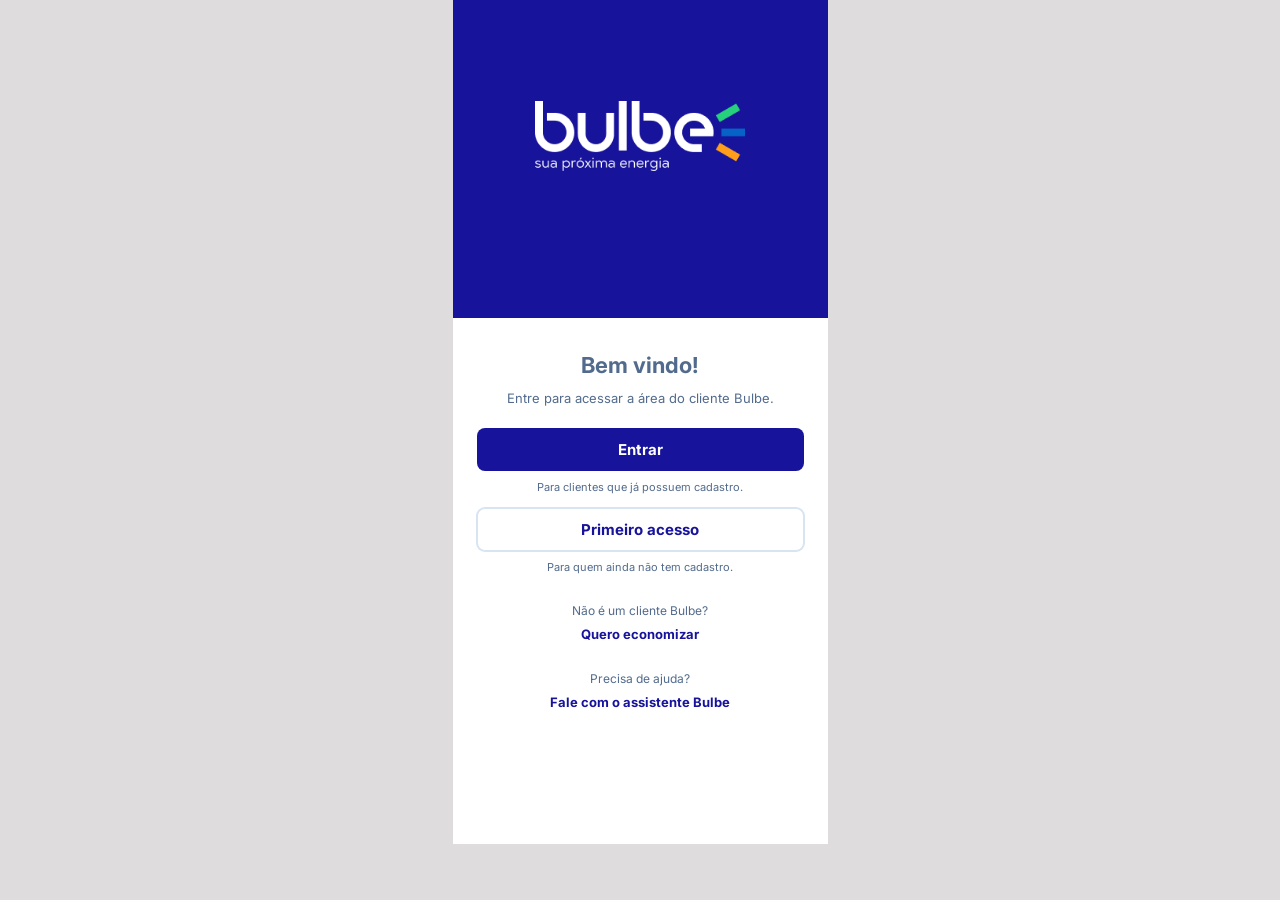
<file: index.html>
<!doctype html>
<html lang="pt-BR">
<head>
  <meta charset="utf-8">
  <meta name="viewport" content="width=device-width, initial-scale=1">
  <meta name="theme-color" content="#ffffff">
  <meta http-equiv="refresh" content="0; url=pages/acesso.html">
  <title>Bulbe Energia | Acesso</title>
  <script>window.location.replace('pages/acesso.html');</script>
</head>
<body>
  <p><a href="pages/acesso.html">Ir para o acesso da Bulbe</a></p>
</body>
</html>
</file>
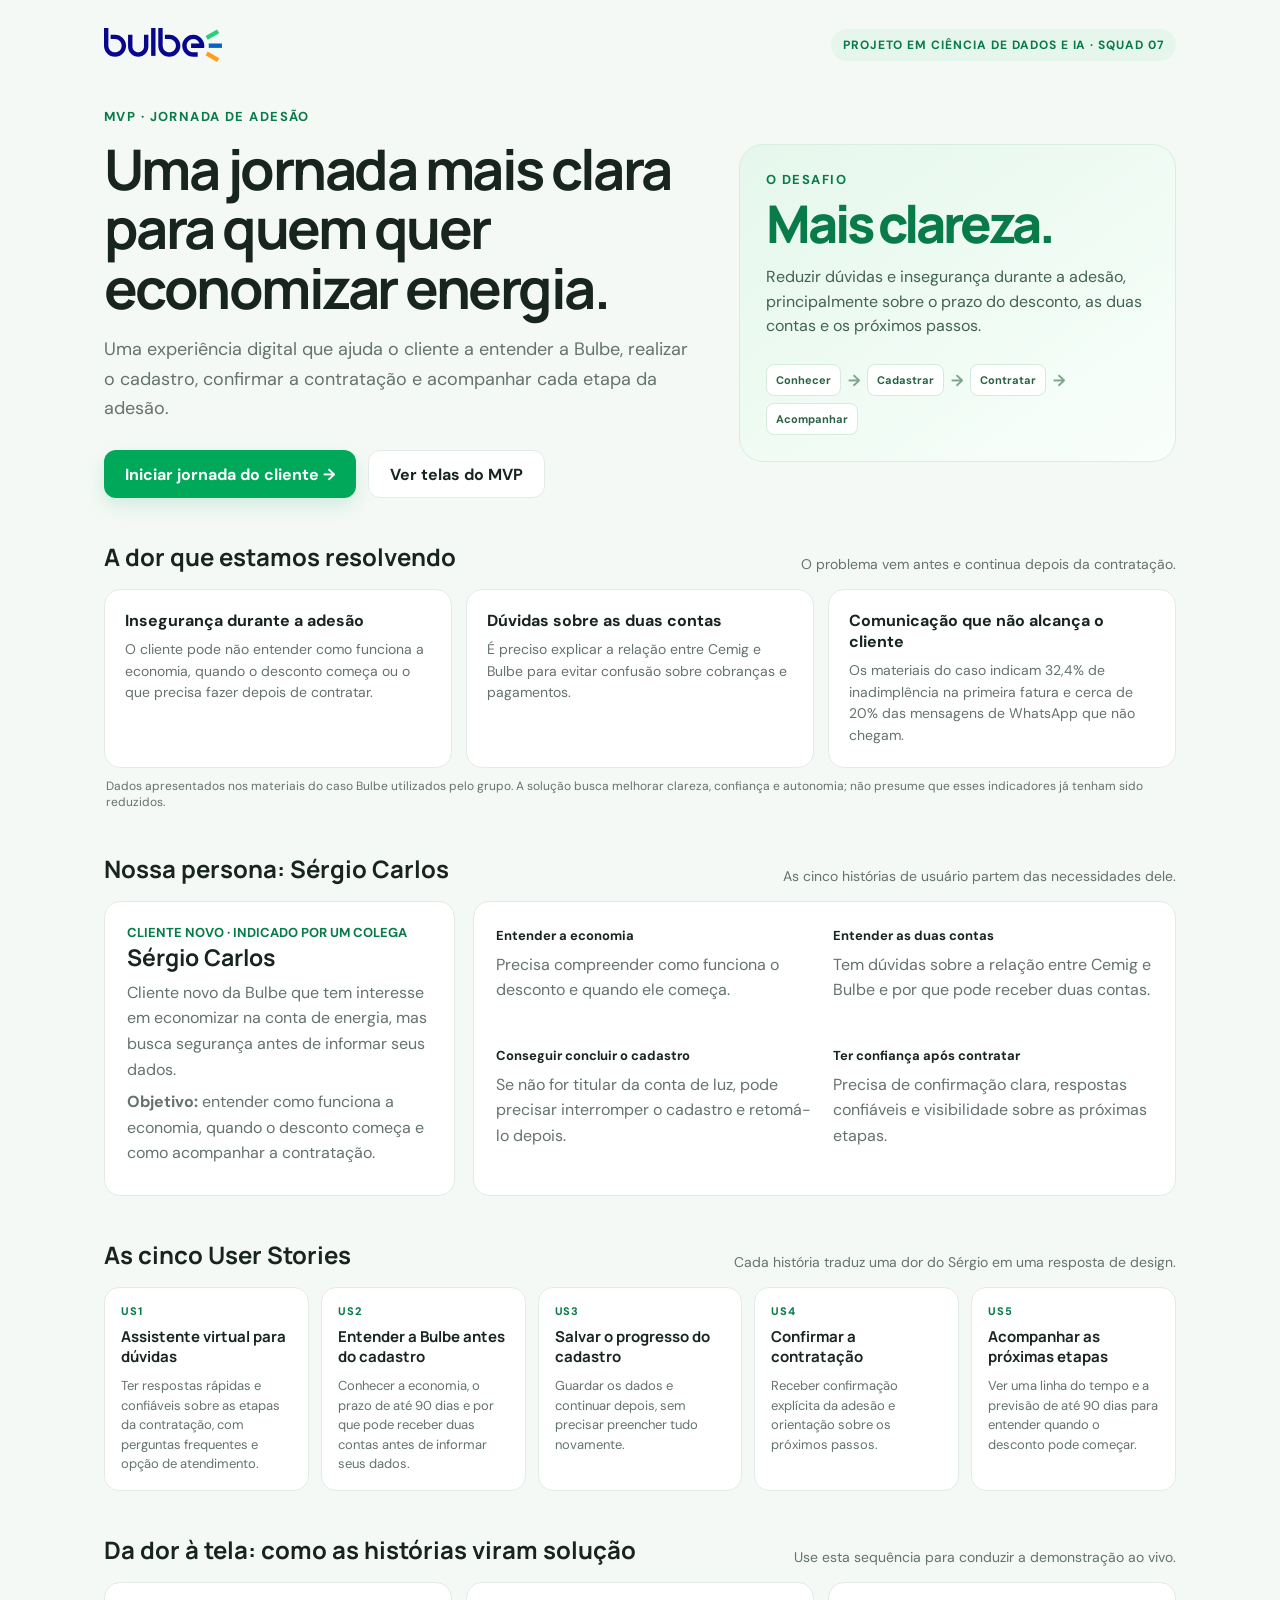
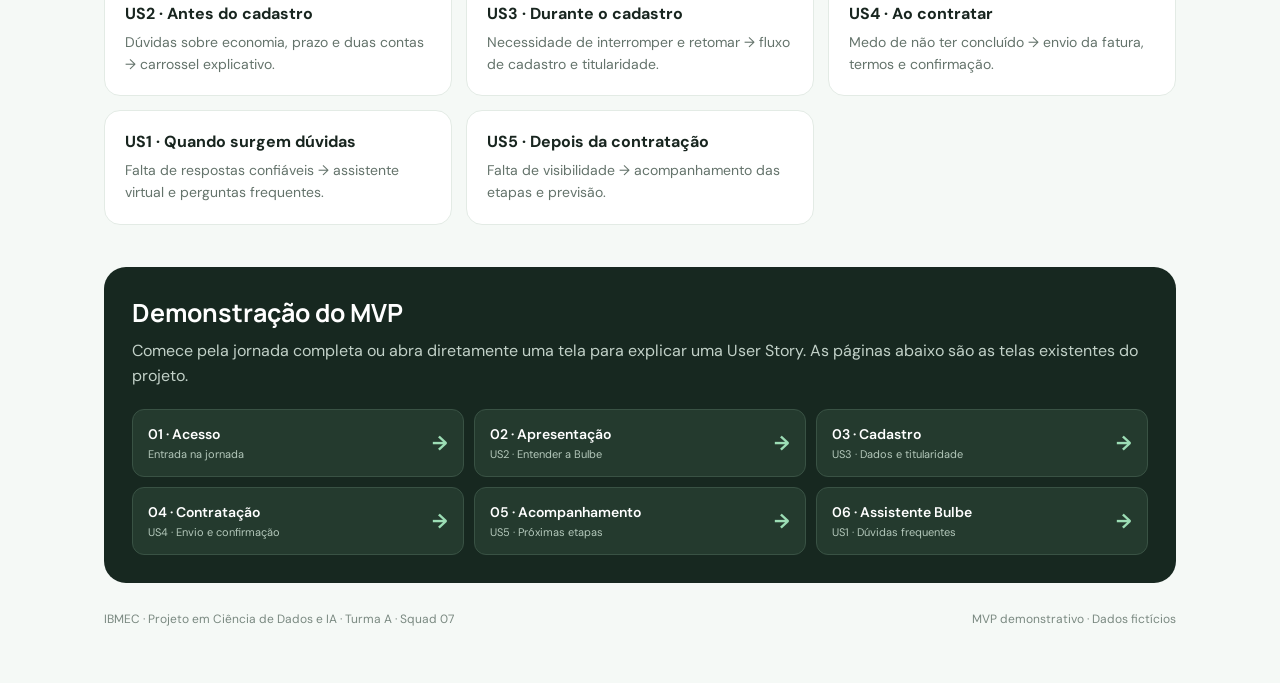
<file: apresentacao/index.html>
﻿<!DOCTYPE html>
<html lang="pt-BR">
<head>
  <meta charset="UTF-8">
  <meta name="viewport" content="width=device-width, initial-scale=1.0">
  <meta name="theme-color" content="#f6faf7">
  <title>Bulbe Energia | MVP — Squad 07</title>
  <link rel="preconnect" href="https://fonts.googleapis.com">
  <link rel="preconnect" href="https://fonts.gstatic.com" crossorigin>
  <link href="https://fonts.googleapis.com/css2?family=DM+Sans:wght@400;500;600;700&family=Manrope:wght@500;600;700;800&display=swap" rel="stylesheet">
  <link rel="stylesheet" href="../assets/css/style.css">
  <link rel="stylesheet" href="../assets/css/home.css">
</head>
<body class="pagina-inicial">
  <main class="demo-shell">
    <header class="topbar">
      <div class="brand"><img src="../assets/img/logo.svg" alt="Bulbe Energia"></div>
      <span class="tag">Projeto em Ciência de Dados e IA · Squad 07</span>
    </header>

    <section class="hero">
      <div>
        <div class="eyebrow">MVP · Jornada de adesão</div>
        <h1>Uma jornada mais clara para quem quer economizar energia.</h1>
        <p class="lead">Uma experiência digital que ajuda o cliente a entender a Bulbe, realizar o cadastro, confirmar a contratação e acompanhar cada etapa da adesão.</p>
        <div class="actions">
          <a class="btn btn-primary" href="../pages/acesso.html">Iniciar jornada do cliente <span aria-hidden="true">&nbsp;→</span></a>
          <a class="btn btn-secondary" href="#demonstracao">Ver telas do MVP</a>
        </div>
      </div>
      <aside class="hero-card">
        <div>
          <div class="eyebrow">O desafio</div>
          <div class="big-number">Mais clareza.</div>
          <p>Reduzir dúvidas e insegurança durante a adesão, principalmente sobre o prazo do desconto, as duas contas e os próximos passos.</p>
        </div>
        <div class="mini-flow" aria-label="Etapas da jornada">
          <span>Conhecer</span><b>→</b><span>Cadastrar</span><b>→</b><span>Contratar</span><b>→</b><span>Acompanhar</span>
        </div>
      </aside>
    </section>

    <section aria-labelledby="dor-title">
      <div class="section-head"><h2 id="dor-title">A dor que estamos resolvendo</h2><p>O problema vem antes e continua depois da contratação.</p></div>
      <div class="pain-grid">
        <article class="pain"><strong>Insegurança durante a adesão</strong><p>O cliente pode não entender como funciona a economia, quando o desconto começa ou o que precisa fazer depois de contratar.</p></article>
        <article class="pain"><strong>Dúvidas sobre as duas contas</strong><p>É preciso explicar a relação entre Cemig e Bulbe para evitar confusão sobre cobranças e pagamentos.</p></article>
        <article class="pain"><strong>Comunicação que não alcança o cliente</strong><p>Os materiais do caso indicam 32,4% de inadimplência na primeira fatura e cerca de 20% das mensagens de WhatsApp que não chegam.</p></article>
      </div>
      <p class="source-note">Dados apresentados nos materiais do caso Bulbe utilizados pelo grupo. A solução busca melhorar clareza, confiança e autonomia; não presume que esses indicadores já tenham sido reduzidos.</p>
    </section>

    <section aria-labelledby="persona-title">
      <div class="section-head"><h2 id="persona-title">Nossa persona: Sérgio Carlos</h2><p>As cinco histórias de usuário partem das necessidades dele.</p></div>
      <div class="persona">
        <article class="persona-main">
          <div class="role">CLIENTE NOVO · INDICADO POR UM COLEGA</div>
          <h3>Sérgio Carlos</h3>
          <p>Cliente novo da Bulbe que tem interesse em economizar na conta de energia, mas busca segurança antes de informar seus dados.</p>
          <p><strong>Objetivo:</strong> entender como funciona a economia, quando o desconto começa e como acompanhar a contratação.</p>
        </article>
        <article class="persona-details">
          <div><strong>Entender a economia</strong><p>Precisa compreender como funciona o desconto e quando ele começa.</p></div>
          <div><strong>Entender as duas contas</strong><p>Tem dúvidas sobre a relação entre Cemig e Bulbe e por que pode receber duas contas.</p></div>
          <div><strong>Conseguir concluir o cadastro</strong><p>Se não for titular da conta de luz, pode precisar interromper o cadastro e retomá-lo depois.</p></div>
          <div><strong>Ter confiança após contratar</strong><p>Precisa de confirmação clara, respostas confiáveis e visibilidade sobre as próximas etapas.</p></div>
        </article>
      </div>
    </section>

    <section aria-labelledby="stories-title">
      <div class="section-head"><h2 id="stories-title">As cinco User Stories</h2><p>Cada história traduz uma dor do Sérgio em uma resposta de design.</p></div>
      <div class="stories">
        <article class="story"><div class="id">US1</div><h3>Assistente virtual para dúvidas</h3><p>Ter respostas rápidas e confiáveis sobre as etapas da contratação, com perguntas frequentes e opção de atendimento.</p></article>
        <article class="story"><div class="id">US2</div><h3>Entender a Bulbe antes do cadastro</h3><p>Conhecer a economia, o prazo de até 90 dias e por que pode receber duas contas antes de informar seus dados.</p></article>
        <article class="story"><div class="id">US3</div><h3>Salvar o progresso do cadastro</h3><p>Guardar os dados e continuar depois, sem precisar preencher tudo novamente.</p></article>
        <article class="story"><div class="id">US4</div><h3>Confirmar a contratação</h3><p>Receber confirmação explícita da adesão e orientação sobre os próximos passos.</p></article>
        <article class="story"><div class="id">US5</div><h3>Acompanhar as próximas etapas</h3><p>Ver uma linha do tempo e a previsão de até 90 dias para entender quando o desconto pode começar.</p></article>
      </div>
    </section>

    <section aria-labelledby="connection-title">
      <div class="section-head"><h2 id="connection-title">Da dor à tela: como as histórias viram solução</h2><p>Use esta sequência para conduzir a demonstração ao vivo.</p></div>
      <div class="pain-grid">
        <article class="pain"><strong>US2 · Antes do cadastro</strong><p>Dúvidas sobre economia, prazo e duas contas → carrossel explicativo.</p></article>
        <article class="pain"><strong>US3 · Durante o cadastro</strong><p>Necessidade de interromper e retomar → fluxo de cadastro e titularidade.</p></article>
        <article class="pain"><strong>US4 · Ao contratar</strong><p>Medo de não ter concluído → envio da fatura, termos e confirmação.</p></article>
        <article class="pain"><strong>US1 · Quando surgem dúvidas</strong><p>Falta de respostas confiáveis → assistente virtual e perguntas frequentes.</p></article>
        <article class="pain"><strong>US5 · Depois da contratação</strong><p>Falta de visibilidade → acompanhamento das etapas e previsão.</p></article>
      </div>
    </section>

    <section class="demo-panel" id="demonstracao">
      <h2>Demonstração do MVP</h2>
      <p>Comece pela jornada completa ou abra diretamente uma tela para explicar uma User Story. As páginas abaixo são as telas existentes do projeto.</p>
      <div class="screen-grid">
        <a class="screen-link" href="../pages/acesso.html"><span>01 · Acesso<small>Entrada na jornada</small></span><b class="arrow">→</b></a>
        <a class="screen-link" href="../pages/carrossel.html"><span>02 · Apresentação<small>US2 · Entender a Bulbe</small></span><b class="arrow">→</b></a>
        <a class="screen-link" href="../pages/US3T1.html"><span>03 · Cadastro<small>US3 · Dados e titularidade</small></span><b class="arrow">→</b></a>
        <a class="screen-link" href="../pages/US4.html"><span>04 · Contratação<small>US4 · Envio e confirmação</small></span><b class="arrow">→</b></a>
        <a class="screen-link" href="../pages/US5.html"><span>05 · Acompanhamento<small>US5 · Próximas etapas</small></span><b class="arrow">→</b></a>
        <a class="screen-link" href="../pages/US1.html"><span>06 · Assistente Bulbe<small>US1 · Dúvidas frequentes</small></span><b class="arrow">→</b></a>
      </div>
    </section>

    <footer class="foot">
      <span>IBMEC · Projeto em Ciência de Dados e IA · Turma A · Squad 07</span>
      <span>MVP demonstrativo · Dados fictícios</span>
    </footer>
  </main>
<script src="../assets/js/navigation.js"></script>
</body>
</html>
</file>
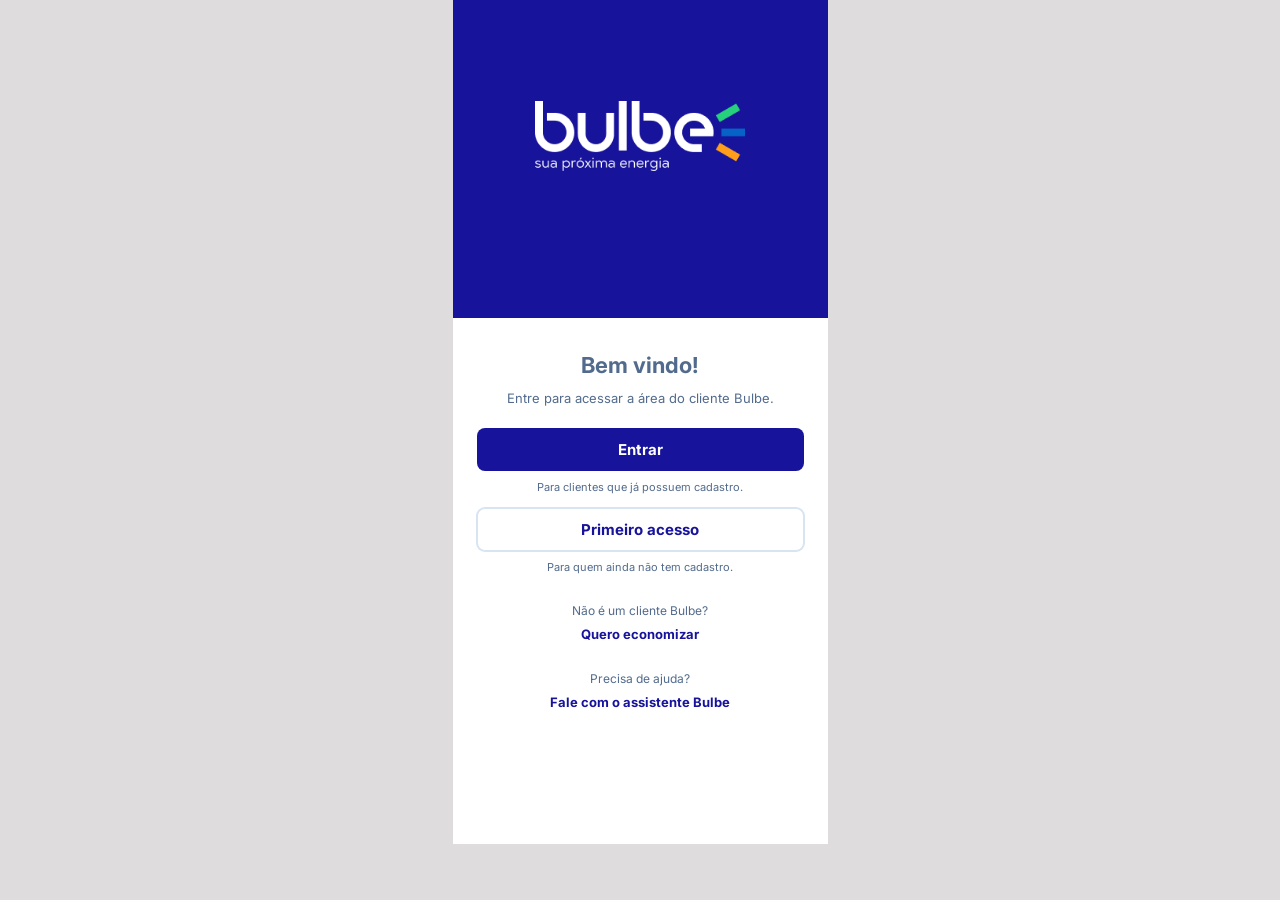
<file: pages/acesso.html>
<!DOCTYPE html>
<html lang="pt-BR">

<head>
    <meta charset="UTF-8">
    <meta name="viewport" content="width=device-width, initial-scale=1">
    <title>Bulbe · Acesso</title>
    <link rel="preconnect" href="https://fonts.googleapis.com">
    <link rel="preconnect" href="https://fonts.gstatic.com" crossorigin>
    <link href="https://fonts.googleapis.com/css2?family=Inter:wght@400;700&display=swap" rel="stylesheet">
    <link rel="stylesheet" href="../assets/css/style.css">
</head>

<body>
    <main class="acesso">
        <header class="acesso__topo">
            <img class="acesso__logo" src="../assets/img/bulbe.png" alt="bulbe">
        </header>

        <section class="acesso__painel">
            <h1 class="acesso__titulo">Bem vindo!</h1>
            <p class="acesso__descricao">Entre para acessar a área do cliente Bulbe.</p>

            <a class="acesso__botao acesso__botao--primario" href="#">Entrar</a>
            <p class="acesso__legenda">Para clientes que já possuem cadastro.</p>

            <a class="acesso__botao acesso__botao--secundario" href="#">Primeiro acesso</a>
            <p class="acesso__legenda">Para quem ainda não tem cadastro.</p>

            <p class="acesso__pergunta">Não é um cliente Bulbe?</p>
            <a class="acesso__link" href="#">Quero economizar</a>
            <p class="acesso__pergunta">Precisa de ajuda?</p>
            <a class="acesso__link" href="US1.html">Fale com o assistente Bulbe</a>
        </section>
    </main>
    <script src="../assets/js/navigation.js"></script>
    <script src="../assets/js/acesso.js"></script>
</body>

</html>
</file>
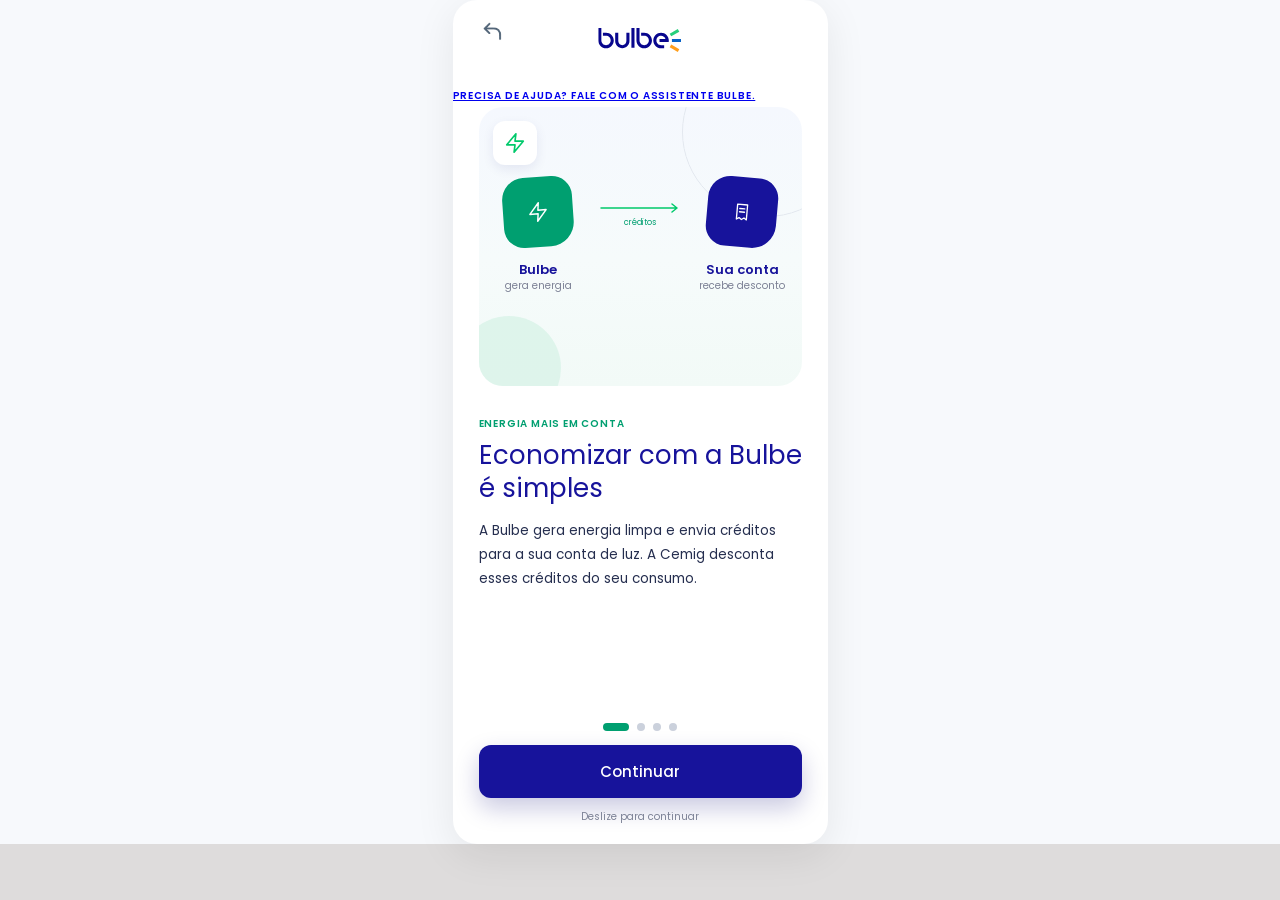
<file: pages/carrossel.html>
<!DOCTYPE html>
<html lang="pt-BR">

<head>
    <meta charset="UTF-8">
    <meta name="viewport" content="width=device-width, initial-scale=1">
    <title>Bulbe | Conheça a Bulbe</title>
    <link rel="preconnect" href="https://fonts.googleapis.com">
    <link rel="preconnect" href="https://fonts.gstatic.com" crossorigin>
    <link href="https://fonts.googleapis.com/css2?family=Poppins:wght@400;500;600&display=swap" rel="stylesheet">
    <link rel="stylesheet" href="../assets/css/style.css">
</head>

<body class="pagina-carrossel">
    <main class="carrossel" aria-label="Conheça a Bulbe">

        <!-- Cabeçalho: voltar | logo | pular -->
        <header class="carrossel__cabecalho">
            <a class="back-button" href="acesso.html" id="btn-voltar" aria-label="Voltar">
                <img src="../assets/img/seta.png" alt="">
            </a>
            <img class="carrossel__logo" src="../assets/img/logo.svg" alt="bulbe">
            <button class="carrossel__pular" id="btn-pular" type="button">Pular</button>
        </header>

        <p class="carrossel__etiqueta"><a href="US1.html">Precisa de ajuda? Fale com o assistente Bulbe.</a></p>

        <!-- Slides -->
        <div class="carrossel__faixa" id="faixa">

            <!-- 1 -->
            <section class="carrossel__slide" aria-label="1 de 4">
                <div class="ilustracao">
                    <span class="ilustracao__circulo-verde"></span>
                    <span class="ilustracao__anel ilustracao__anel--topo"></span>
                    <span class="ilustracao__selo">
                        <svg viewBox="0 0 24 24" width="22" height="22" fill="none" stroke="#00c96b" stroke-width="1.8"
                            stroke-linecap="round" stroke-linejoin="round">
                            <path d="M13 2 3 14h9l-1 8 10-12h-9l1-8z" />
                        </svg>
                    </span>
                    <div class="fluxo">
                        <div class="fluxo__item">
                            <span class="fluxo__icone fluxo__icone--verde">
                                <svg viewBox="0 0 24 24" width="22" height="22" fill="none" stroke="#fff"
                                    stroke-width="1.6" stroke-linecap="round" stroke-linejoin="round">
                                    <path d="M13 2 3 14h9l-1 8 10-12h-9l1-8z" />
                                </svg>
                            </span>
                            <strong class="fluxo__titulo">Bulbe</strong>
                            <span class="fluxo__sub">gera energia</span>
                        </div>
                        <div class="fluxo__seta">
                            <svg viewBox="0 0 80 10" width="80" height="10" fill="none" stroke="#00c96b"
                                stroke-width="1.5" stroke-linecap="round" stroke-linejoin="round">
                                <path d="M1 5h76M72 1l5 4-5 4" />
                            </svg>
                            <span>créditos</span>
                        </div>
                        <div class="fluxo__item">
                            <span class="fluxo__icone fluxo__icone--azul">
                                <svg viewBox="0 0 24 24" width="20" height="20" fill="none" stroke="#fff"
                                    stroke-width="1.6" stroke-linecap="round" stroke-linejoin="round">
                                    <path d="M6 3h12v18l-3-2-3 2-3-2-3 2z" />
                                    <path d="M9 8h6M9 12h6" />
                                </svg>
                            </span>
                            <strong class="fluxo__titulo">Sua conta</strong>
                            <span class="fluxo__sub">recebe desconto</span>
                        </div>
                    </div>
                </div>
                <p class="carrossel__etiqueta">Energia mais em conta</p>
                <h1 class="carrossel__titulo">Economizar com a Bulbe é simples</h1>
                <p class="carrossel__texto">A Bulbe gera energia limpa e envia créditos para a sua conta de luz. A Cemig
                    desconta esses créditos do seu consumo.</p>
            </section>

            <!-- 2 -->
            <section class="carrossel__slide" aria-label="2 de 4">
                <div class="ilustracao">
                    <span class="ilustracao__circulo-verde"></span>
                    <span class="ilustracao__selo">
                        <svg viewBox="0 0 24 24" width="22" height="22" fill="none" stroke="#00c96b" stroke-width="1.8"
                            stroke-linecap="round" stroke-linejoin="round">
                            <path d="M20 6 9 17l-5-5" />
                        </svg>
                    </span>
                    <div class="desconto">
                        <span class="desconto__anel desconto__anel--ext"></span>
                        <span class="desconto__anel desconto__anel--int"></span>
                        <div class="desconto__miolo">
                            <span class="desconto__ate">até</span>
                            <span class="desconto__valor">15%</span>
                            <span class="desconto__de">de desconto</span>
                        </div>
                        <span class="desconto__pilula desconto__pilula--a">sem entrada</span>
                        <span class="desconto__pilula desconto__pilula--b">sem obras</span>
                    </div>
                </div>
                <p class="carrossel__etiqueta">Economia todo mês</p>
                <h1 class="carrossel__titulo">Até 15% de desconto na energia</h1>
                <p class="carrossel__texto">Você continua usando energia normalmente. O desconto aparece sobre a energia
                    compensada, sem obras ou investimento.</p>
            </section>

            <!-- 3 -->
            <section class="carrossel__slide" aria-label="3 de 4">
                <div class="ilustracao">
                    <span class="ilustracao__circulo-verde"></span>
                    <span class="ilustracao__anel ilustracao__anel--topo"></span>
                    <span class="ilustracao__selo">
                        <svg viewBox="0 0 24 24" width="22" height="22" fill="none" stroke="#00c96b" stroke-width="1.8"
                            stroke-linecap="round" stroke-linejoin="round">
                            <rect x="3" y="5" width="18" height="16" rx="3" />
                            <path d="M8 3v4M16 3v4M3 10h18" />
                        </svg>
                    </span>
                    <div class="prazo">
                        <div class="prazo__cartao">
                            <div class="prazo__topo">ATÉ 90 DIAS</div>
                            <div class="prazo__corpo">
                                <svg viewBox="0 0 24 24" width="26" height="26" fill="none" stroke="#00c96b"
                                    stroke-width="1.7" stroke-linecap="round" stroke-linejoin="round">
                                    <rect x="3" y="5" width="18" height="16" rx="3" />
                                    <path d="M8 3v4M16 3v4M3 10h18M8 15h3" />
                                </svg>
                                <strong>Seu desconto começa</strong>
                            </div>
                        </div>
                        <div class="prazo__etapas">
                            <span>Cadastro</span><i></i><span>Validação</span><i></i><span>Crédito</span>
                        </div>
                    </div>
                </div>
                <p class="carrossel__etiqueta">Primeiro desconto</p>
                <h1 class="carrossel__titulo">Pode levar até 90 dias</h1>
                <p class="carrossel__texto">Esse prazo é necessário para a Cemig vincular sua unidade, fazer a leitura
                    do medidor e aplicar os créditos no ciclo da fatura.</p>
            </section>

            <!-- 4 -->
            <section class="carrossel__slide" aria-label="4 de 4">
                <div class="ilustracao">
                    <span class="ilustracao__circulo-verde"></span>
                    <span class="ilustracao__selo">
                        <svg viewBox="0 0 24 24" width="22" height="22" fill="none" stroke="#00c96b" stroke-width="1.8"
                            stroke-linecap="round" stroke-linejoin="round">
                            <path d="M6 3h12v18l-3-2-3 2-3-2-3 2z" />
                            <path d="M9 8h6M9 12h6" />
                        </svg>
                    </span>
                    <div class="faturas">
                        <div class="fatura fatura--cemig">
                            <b class="fatura__marca fatura__marca--cemig">Cemig</b>
                            <strong>Rede + taxas</strong>
                            <span>Entrega da energia</span>
                        </div>
                        <span class="faturas__mais">+</span>
                        <div class="fatura fatura--bulbe">
                            <img class="fatura__logo" src="../assets/img/logo.svg" alt="bulbe">
                            <strong>Energia</strong>
                            <span>Já com desconto</span>
                        </div>
                    </div>
                    <span class="faturas__selo">
                        <svg viewBox="0 0 24 24" width="12" height="12" fill="none" stroke="#00c96b" stroke-width="2.2"
                            stroke-linecap="round" stroke-linejoin="round">
                            <path d="M20 6 9 17l-5-5" />
                        </svg>
                        A soma fica mais econômica
                    </span>
                </div>
                <p class="carrossel__etiqueta">Suas faturas</p>
                <h1 class="carrossel__titulo">Por que chegam duas contas?</h1>
                <p class="carrossel__texto">A Cemig continua entregando a energia e cobra taxas obrigatórias. A Bulbe
                    cobra a energia com desconto. Você não paga a mesma energia duas vezes.</p>
            </section>
        </div>

        <!-- Rodapé: pontos, botão e dica -->
        <footer class="carrossel__rodape">
            <div class="carrossel__pontos" role="tablist" aria-label="Passos">
                <button class="carrossel__ponto" type="button" aria-label="Passo 1"></button>
                <button class="carrossel__ponto" type="button" aria-label="Passo 2"></button>
                <button class="carrossel__ponto" type="button" aria-label="Passo 3"></button>
                <button class="carrossel__ponto" type="button" aria-label="Passo 4"></button>
            </div>
            <a class="carrossel__botao" id="btn-continuar" href="#">Continuar</a>
            <p class="carrossel__dica" id="dica">Deslize para continuar</p>
        </footer>
    </main>

    <script src="../assets/js/navigation.js"></script>
    <script src="../assets/js/carrossel.js"></script>
</body>

</html>
</file>
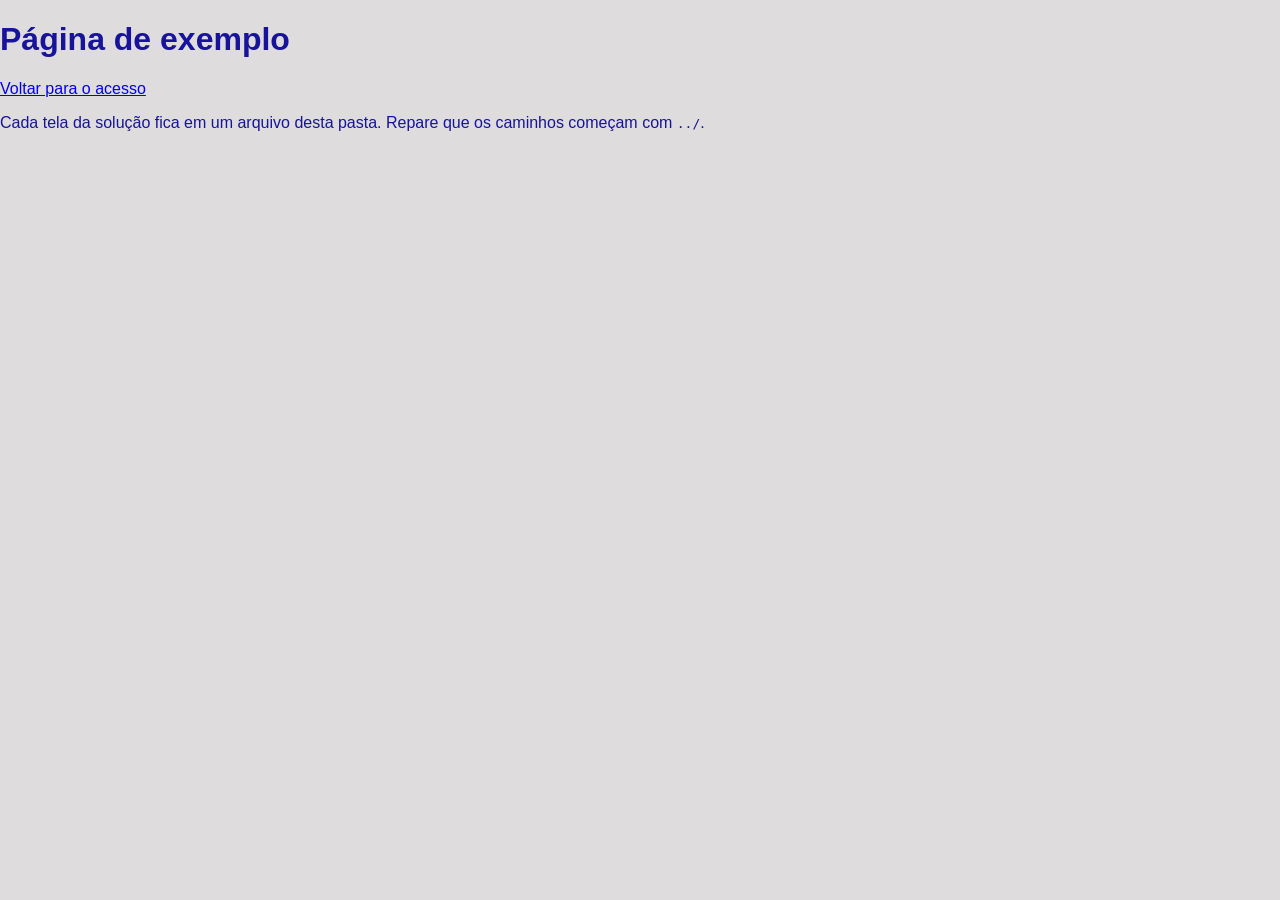
<file: pages/exemplo.html>
<!DOCTYPE html>
<html lang="pt-BR">
<head>
  <meta charset="UTF-8">
  <meta name="viewport" content="width=device-width, initial-scale=1.0">
  <title>Bulbe | Página de exemplo</title>
  <link rel="stylesheet" href="../assets/css/style.css">
</head>
<body>
  <header class="topo">
    <h1>Página de exemplo</h1>
    <p><a href="acesso.html">Voltar para o acesso</a></p>
  </header>
  <main>
    <p>Cada tela da solução fica em um arquivo desta pasta. Repare que os caminhos começam com <code>../</code>.</p>
  </main>
</body>
</html>
</file>
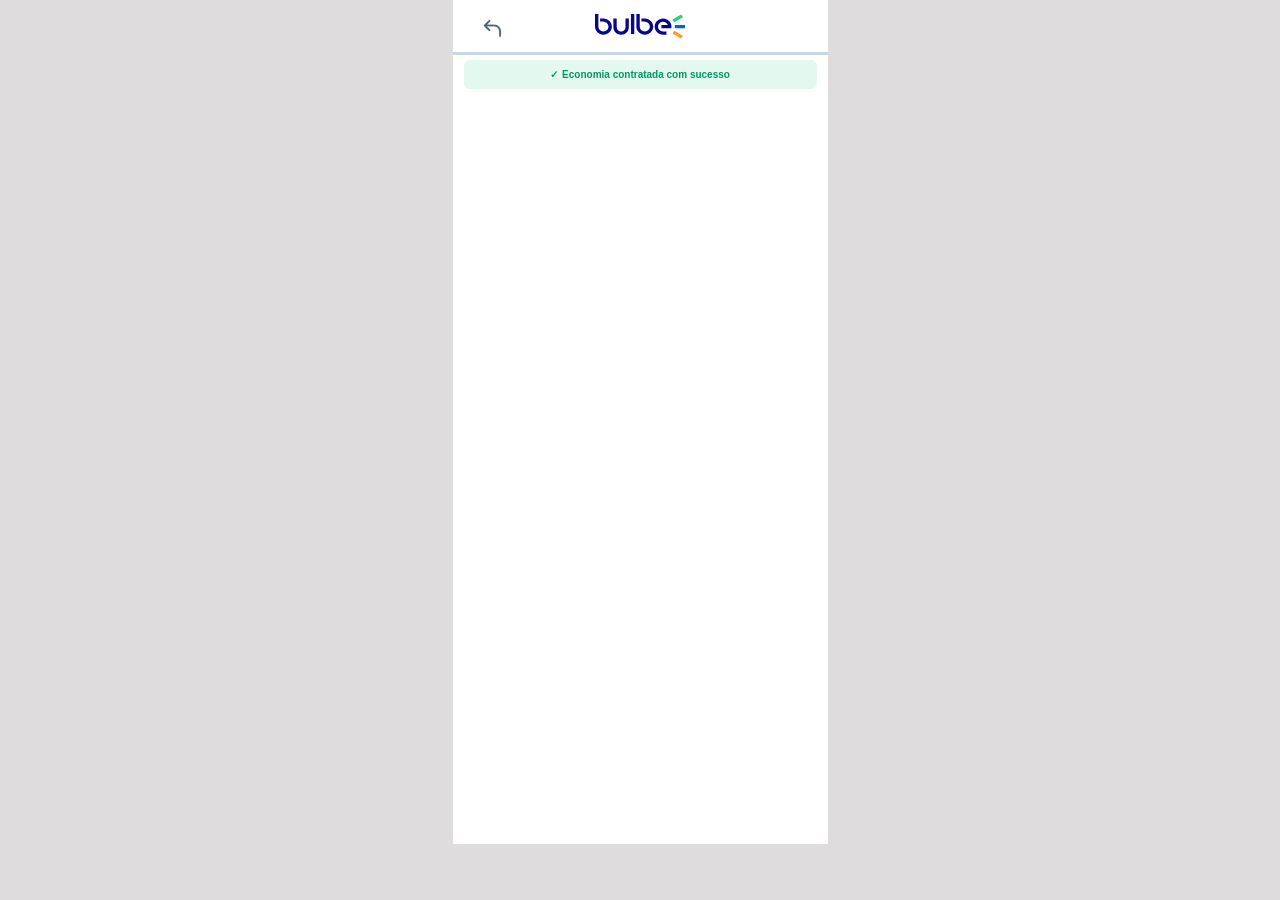
<file: pages/template1.html>
<!DOCTYPE html>
<html lang="pt-BR">
<head>
<meta charset="UTF-8"><meta name="viewport" content="width=device-width, initial-scale=1.0">
<meta name="theme-color" content="#ffffff"><title>Bulbe | Contratação confirmada</title><link rel="stylesheet" href="../assets/css/style.css">
</head>
<body>
<main class="phone-screen">
  <header class="brand-header" aria-label="Bulbe Energia">
    <a href="acesso.html" class="back-button">
        <img src="../assets/img/seta.png" alt="Voltar">
    </a>
    <img src="../assets/img/logo.svg" alt="Logo Bulbe" class="brand-logo">
</header>
  <section class="success-banner"><span>✓</span> Economia contratada com sucesso</section>
</main>
</body></html>
</file>
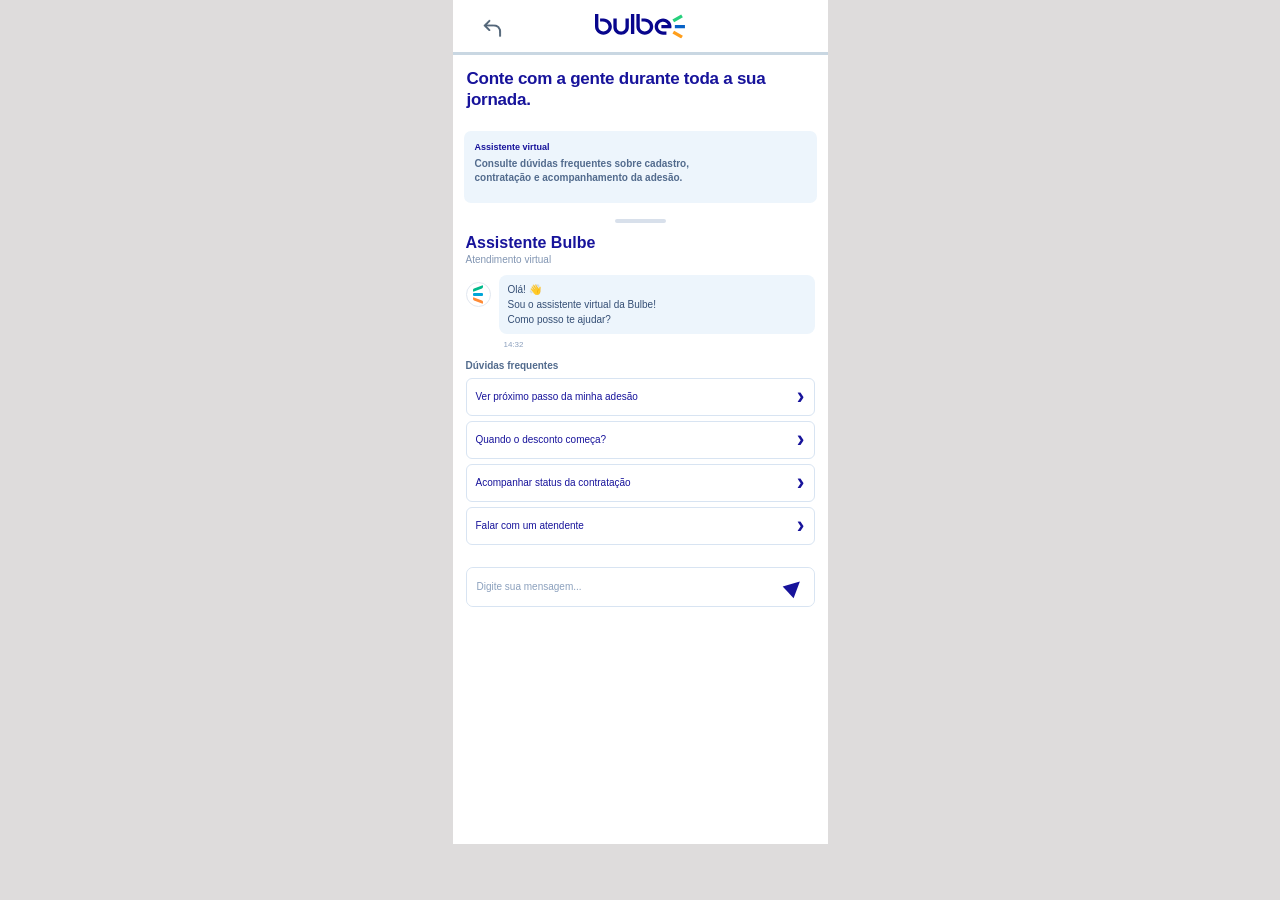
<file: pages/US1.html>
<!DOCTYPE html>
<html lang="pt-BR">
<head>
<meta charset="UTF-8"><meta name="viewport" content="width=device-width, initial-scale=1.0">
<meta name="theme-color" content="#ffffff"><title>Assistente Bulbe</title><link rel="stylesheet" href="../assets/css/style.css">
</head>
<body>
<main class="phone-screen us1">
  <header class="brand-header" aria-label="Bulbe Energia">
    <a href="acesso.html" class="back-button" id="btn-back-assistant" aria-label="Voltar à jornada">
        <img src="../assets/img/seta.png" alt="Voltar">
    </a>
    <img src="../assets/img/logo.svg" alt="Logo Bulbe" class="brand-logo">
</header>
  <h1>Conte com a gente durante toda a sua jornada.</h1>
  <aside class="important-box"><strong>Assistente virtual</strong><p>Consulte dúvidas frequentes sobre cadastro, contratação e acompanhamento da adesão.</p></aside>
  <div class="sheet-handle" aria-hidden="true"></div>
  <section class="chat" aria-label="Assistente virtual">
    <div class="chat-heading"><div><h2>Assistente Bulbe</h2><p>Atendimento virtual</p></div></div>
    <div class="message-row"><div class="bot-avatar" aria-hidden="true"><span class="mini-logo"><i></i><i></i><i></i></span></div><div class="message-bubble">Olá! 👋<br>Sou o assistente virtual da Bulbe!<br>Como posso te ajudar?</div></div>
    <p class="message-time">14:32</p>
    <h3 class="faq-title">Dúvidas frequentes</h3>
    <div class="faq-list">
      <button class="faq-button" data-answer="Você pode acompanhar as próximas etapas nesta área. Se houver alguma pendência, siga as orientações apresentadas pela Bulbe."><span>Ver próximo passo da minha adesão</span><b>›</b></button>
      <button class="faq-button" data-answer="O prazo previsto para o início do desconto pode chegar a até 90 dias, conforme as informações apresentadas durante a adesão."><span>Quando o desconto começa?</span><b>›</b></button>
      <button class="faq-button" data-answer="Acompanhe o status da contratação pelos canais oficiais da Bulbe e confira as mensagens de atualização recebidas."><span>Acompanhar status da contratação</span><b>›</b></button>
      <button class="faq-button" data-answer="Para falar com um atendente, utilize o canal de atendimento oficial da Bulbe."><span>Falar com um atendente</span><b>›</b></button>
    </div>
    <div class="chat-response" id="chatResponse" role="status" aria-live="polite" hidden></div>
    <form class="message-form" id="messageForm"><input id="messageInput" type="text" placeholder="Digite sua mensagem..." autocomplete="off" aria-label="Digite sua mensagem"><button type="submit" aria-label="Enviar mensagem"><span class="send-icon"></span></button></form>
  </section>
</main><script src="../assets/js/US1T1.js"></script>
<script>
  const assistantBack = document.getElementById('btn-back-assistant');
  const returnUrl = new URLSearchParams(location.search).get('return');
  const sameOriginReturn = (value) => {
    if (!value) return false;
    try { return new URL(value).origin === location.origin; }
    catch { return false; }
  };
  const safeReturnUrl = sameOriginReturn(returnUrl) ? returnUrl : document.referrer;

  if (sameOriginReturn(safeReturnUrl)) {
    assistantBack.addEventListener('click', event => {
      event.preventDefault();
      if (document.referrer && sameOriginReturn(document.referrer) && history.length > 1) history.back();
      else if (sameOriginReturn(safeReturnUrl)) location.assign(safeReturnUrl);
      else location.assign('acesso.html');
    });
  }
</script>
<script src="../assets/js/navigation.js"></script>
</body></html>
</file>
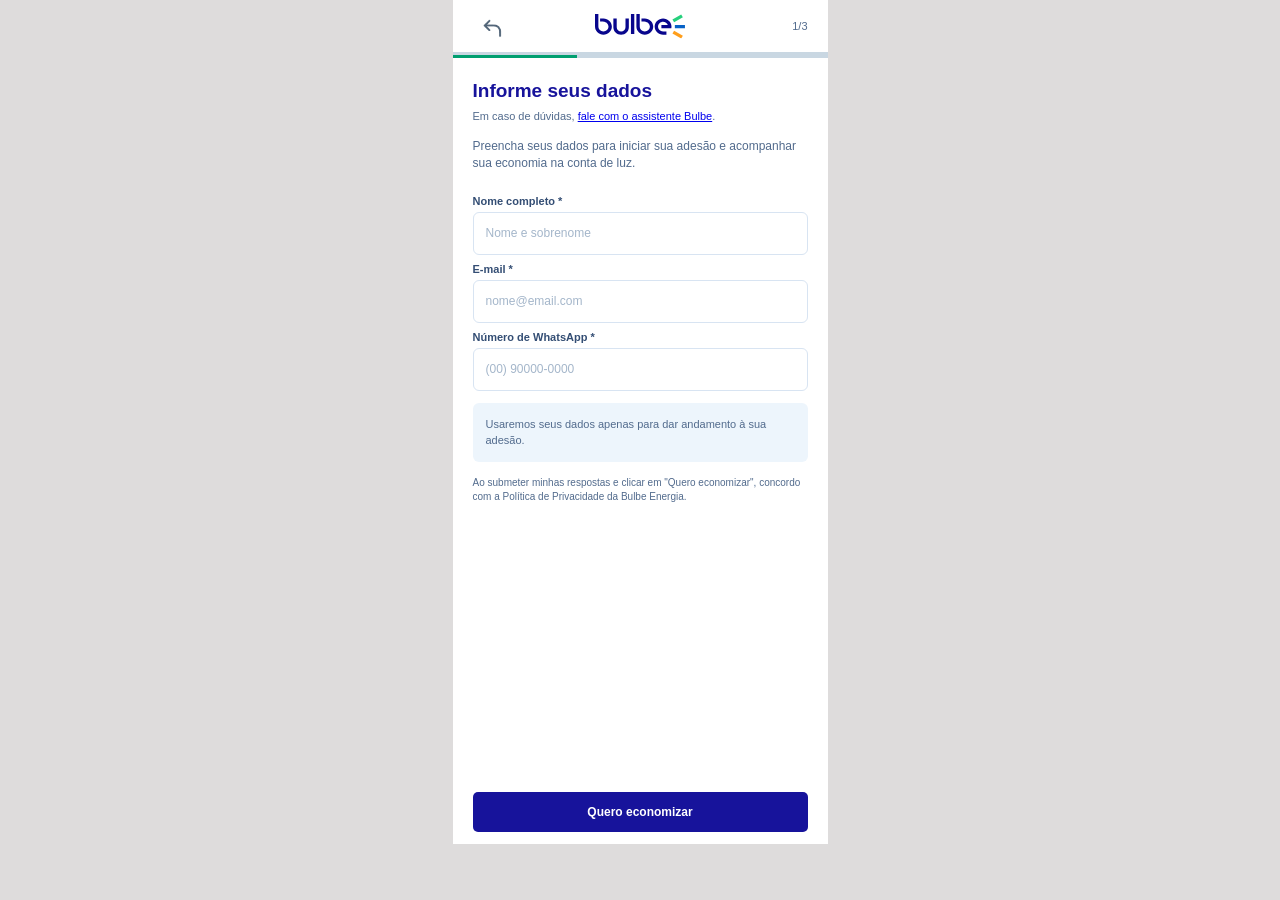
<file: pages/US3T1.html>
<!doctype html>
<html lang="pt-BR">
  <head>
    <meta charset="UTF-8" />
    <meta name="viewport" content="width=device-width, initial-scale=1.0" />
    <meta name="theme-color" content="#ffffff" />
    <title>Cadastro - Bulbe Energia</title>
    <link rel="stylesheet" href="../assets/css/style.css" />
  </head>

  <body>
    <main class="phone-screen us3">
      <!-- CABEÇALHO PADRÃO BULBE -->
      <header class="brand-header" aria-label="Bulbe Energia">
        <a
          href="acesso.html"
          class="back-button"
          id="voltar"
          aria-label="Voltar"
        >
          <img src="../assets/img/seta.png" alt="" />
        </a>

        <img src="../assets/img/logo.svg" alt="Logo Bulbe" class="brand-logo" />

        <span class="step-number" id="numero-etapa">1/3</span>
      </header>

      <!-- BARRA DE PROGRESSO -->
      <div class="progress-bar">
        <div class="progress-fill" id="progresso"></div>
      </div>

      <!-- ETAPA 1: DADOS PESSOAIS -->
      <section class="screen" id="tela1">
        <h1>Informe seus dados</h1>

        <p class="subtitle">Em caso de dúvidas, <a href="US1.html">fale com o assistente Bulbe</a>.</p>

        <p class="description">
          Preencha seus dados para iniciar sua adesão e acompanhar sua economia
          na conta de luz.
        </p>

        <label for="nome">Nome completo *</label>
        <input type="text" id="nome" placeholder="Nome e sobrenome" required />

        <label for="email">E-mail *</label>
        <input type="email" id="email" placeholder="nome@email.com" required />

        <label for="whatsapp">Número de WhatsApp *</label>
        <input
          type="tel"
          id="whatsapp"
          placeholder="(00) 90000-0000"
          required
        />

        <div class="info-box">
          Usaremos seus dados apenas para dar andamento à sua adesão.
        </div>

        <p class="terms">
          Ao submeter minhas respostas e clicar em "Quero economizar", concordo
          com a Política de Privacidade da Bulbe Energia.
        </p>

        <button class="primary-button" id="proximo1" type="button">
          Quero economizar
        </button>
      </section>

      <!-- ETAPA 2: DADOS DA CONTA DE LUZ -->
      <section class="screen" id="tela2" hidden>
        <h1>Preencha os dados da<br />sua conta de luz</h1>

        <p class="subtitle">Em caso de dúvidas, <a href="US1.html">fale com o assistente Bulbe</a>.</p>

        <p class="question">A conta de luz está em seu nome? *</p>

        <div class="choice-buttons">
          <button type="button" id="botao-sim" aria-pressed="false">Sim</button>
          <button type="button" id="botao-nao" aria-pressed="false">Não</button>
        </div>

        <div class="info-box" id="aviso-inicial">
          ⓘ Se a conta não estiver em seu nome, você poderá informar os dados do
          titular na próxima etapa.
        </div>

        <!-- CLIENTE TITULAR -->
        <div id="campos-sim" hidden>
          <h2>Dados da instalação *</h2>

          <select id="tipo-documento">
            <option>Meu CPF</option>
          </select>

          <label for="cpf-cliente">Meu CPF *</label>

          <input
            type="text"
            id="cpf-cliente"
            class="cpf"
            inputmode="numeric"
            maxlength="14"
            placeholder="000.000.000-00"
          />

          <div class="info-box">
            ⓘ Usamos esse dado para identificar sua unidade consumidora na
            Cemig.
          </div>
        </div>

        <!-- CLIENTE NÃO TITULAR -->
        <div id="campos-nao" hidden>
          <h2>Dados de cobrança *</h2>

          <label for="cpf-cobranca">Meu CPF *</label>

          <input
            type="text"
            id="cpf-cobranca"
            class="cpf"
            inputmode="numeric"
            maxlength="14"
            placeholder="000.000.000-00"
          />

          <h2>Dados da instalação *</h2>

          <label for="cpf-titular"> CPF do titular da conta de luz </label>

          <input
            type="text"
            id="cpf-titular"
            class="cpf"
            inputmode="numeric"
            maxlength="14"
            placeholder="000.000.000-00"
          />

          <label class="checkbox-label">
            <input type="checkbox" id="nao-sei-cpf" />
            Não sei o CPF do titular da conta de luz.
          </label>

          <div class="info-box">
            ⓘ Se você não souber o CPF agora, ainda assim poderá continuar.
            Confira as opções disponíveis com a Bulbe.
          </div>
        </div>

        <!-- SALVAMENTO -->
        <label class="checkbox-label save-option" id="opcao-salvar" hidden>
          <input type="checkbox" id="salvar-dados" />

          Salvar os dados para preenchimento futuro
        </label>

        <button class="primary-button" id="proximo2" type="button">
          Próximo
        </button>
      </section>
    </main>

    <script src="../assets/js/navigation.js"></script>
    <script src="../assets/js/US3T1.js"></script>
  </body>
</html>
</file>
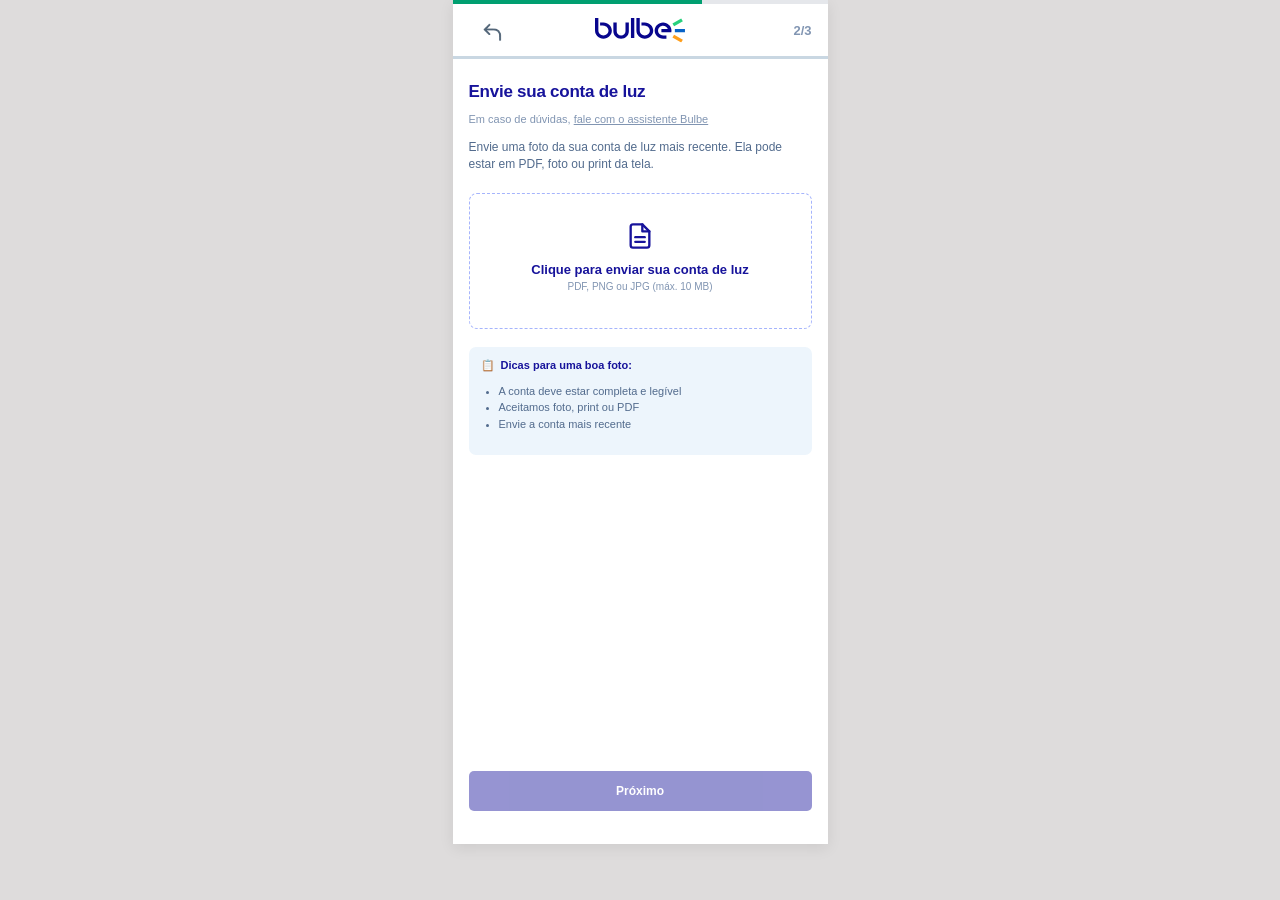
<file: pages/US4.html>
<!DOCTYPE html>
<html lang="pt-BR">
<head>
  <meta charset="UTF-8">
  <meta name="viewport" content="width=device-width, initial-scale=1.0">
  <meta name="theme-color" content="#ffffff">
  <title>Contratação - Bulbe Energia</title>
  <link rel="stylesheet" href="../assets/css/style.css">
</head>
<body>

  <main class="phone-screen us4">
    <!-- Barra de Progresso Superior -->
    <div class="progress-bar-container" id="progressBarContainer">
      <div class="progress-bar" id="progressBar" style="width: 66.6%;"></div>
    </div>

<!-- Cabeçalho Dinâmico -->
    <header class="brand-header" id="brandHeader" aria-label="Bulbe Energia">
      <button type="button" class="back-button" id="btnBack" aria-label="Voltar">
        <img src="../assets/img/seta.png" alt="Voltar">
      </button>

      <img src="../assets/img/logo.svg" alt="Logo Bulbe" class="brand-logo">

      <span class="step-indicator" id="stepIndicator">2/3</span>
    </header>

    <!-- ETAPA 1: Envio da Conta -->
    <section class="screen-step active" id="step1">
      <div class="content-wrapper">
        <h1 class="page-title">Envie sua conta de luz</h1>
        <p class="help-link-text">Em caso de dúvidas, <a href="US1.html" class="inline-link">fale com o assistente Bulbe</a></p>
        
        <p class="description-text">
          Envie uma foto da sua conta de luz mais recente. Ela pode estar em PDF, foto ou print da tela.
        </p>

        <label class="upload-dropzone" for="fileUpload">
          <input type="file" id="fileUpload" accept=".pdf,image/png,image/jpeg" hidden>
          <div class="upload-icon-box">
            <svg width="28" height="28" viewBox="0 0 24 24" fill="none" stroke="#17139b" stroke-width="2" stroke-linecap="round" stroke-linejoin="round">
              <path d="M14 2H6a2 2 0 0 0-2 2v16a2 2 0 0 0 2 2h12a2 2 0 0 0 2-2V8z"></path>
              <polyline points="14 2 14 8 20 8"></polyline>
              <line x1="16" y1="13" x2="8" y2="13"></line>
              <line x1="16" y1="17" x2="8" y2="17"></line>
            </svg>
          </div>
          <span class="upload-text">Clique para enviar sua conta de luz</span>
          <span class="upload-subtext">PDF, PNG ou JPG (máx. 10 MB)</span>
          <span class="file-name-preview" id="fileNamePreview"></span>
        </label>

        <div class="info-card">
          <div class="info-card-header">
            <span>📋</span>
            <span>Dicas para uma boa foto:</span>
          </div>
          <ul class="info-card-list">
            <li>A conta deve estar completa e legível</li>
            <li>Aceitamos foto, print ou PDF</li>
            <li>Envie a conta mais recente</li>
          </ul>
        </div>
      </div>

      <footer class="footer-action">
       <button type="button" class="btn-primary" id="btnNext1" disabled>Próximo</button>
      </footer>
    </section>

    <!-- ETAPA 2: Termos e Contratação -->
    <section class="screen-step" id="step2">
      <div class="content-wrapper">
        <h1 class="page-title">Leia e concorde com os termos para contratar</h1>
        <p class="help-link-text">Em caso de dúvidas, <a href="US1.html" class="inline-link">fale com o assistente Bulbe</a></p>

        <div class="info-card">
          <div class="info-card-header">
            <span>ℹ️</span>
            <span>O que você precisa saber:</span>
          </div>
          <ul class="info-card-list">
            <li>A ativação pode levar até 90 dias.</li>
            <li>Você continuará recebendo a conta da Cemig.</li>
            <li>Você receberá atualizações sobre a adesão.</li>
          </ul>
        </div>
<!-- Links e Textos Expansíveis de Termos -->
        <div class="terms-group">
          <!-- 1. Política de Privacidade -->
          <details class="term-accordion">
            <summary class="term-row">
              <span>Política de privacidade</span>
              <span class="arrow-right">›</span>
            </summary>
            <div class="term-content">
              <p>Os seus dados pessoais e informações de consumo coletados a partir da conta de energia são utilizados exclusivamente para o cálculo da compensação de créditos solares e validação junto à concessionária local (Cemig).</p>
              <p>Adotamos medidas rigorosas de segurança, criptografia e conformidade com a Lei Geral de Proteção de Dados (LGPD - Lei nº 13.709/2018). Suas informações não serão compartilhadas com terceiros para fins publicitários sem o seu consentimento prévio.</p>
            </div>
          </details>

          <!-- 2. Termo de Adesão -->
          <details class="term-accordion">
            <summary class="term-row">
              <span>Termo de adesão</span>
              <span class="arrow-right">›</span>
            </summary>
            <div class="term-content">
              <p>Ao aderir ao serviço da Bulbe Energia, você autoriza a injeção de créditos de geração distribuída de energia limpa na sua unidade consumidora indicada.</p>
              <p>A contratação não exige obras, instalações físicas no imóvel ou taxa de fidelidade mínima, permitindo cancelamento a qualquer momento mediante aviso prévio de 30 dias para ajuste de faturamento junto à distribuidora.</p>
            </div>
          </details>

          <!-- 3. Termos Gerais de Uso -->
          <details class="term-accordion">
            <summary class="term-row">
              <span>Termos gerais de uso</span>
              <span class="arrow-right">›</span>
            </summary>
            <div class="term-content">
              <p>A economia percentual estimada é aplicada sobre a tarifa de consumo de energia injetada, permanecendo sob responsabilidade do cliente as taxas públicas obrigatórias, como taxa de iluminação pública e tarifas de disponibilidade cobradas diretamente na fatura da distribuidora.</p>
              <p>O cliente compromete-se a fornecer documentos verídicos e manter seus canais de contato (WhatsApp e e-mail) atualizados para o envio dos demonstrativos mensais de desconto.</p>
            </div>
          </details>
        </div>

        <label class="checkbox-container">
          <input type="checkbox" id="termsCheck">
          <span class="custom-checkbox"></span>
          <span class="checkbox-label">
            Aceito os termos acima e confirmo que as informações foram preenchidas corretamente.
          </span>
        </label>
      </div>

      <footer class="footer-action">
        <button type="button" class="btn-primary" id="btnContract" disabled>Concordar e contratar</button>
      </footer>
    </section>

<!-- ETAPA 3: Sucesso -->
    <section class="screen-step" id="step3">
      <div class="content-wrapper">
        <section class="success-banner">
          <span>✓</span> Economia contratada com sucesso
        </section>

        <h1 class="page-title">Sua adesão foi realizada!</h1>

        <div class="important-box">
          <strong>IMPORTANTE</strong>
          <p>Confira se você recebeu uma mensagem de confirmação em seu WhatsApp.</p>
        </div>
        <!-- Ajuda disponível depois da confirmação. -->
        <div class="floating-help">
          <a class="help-pill" href="US1.html">
            <svg width="18" height="18" viewBox="0 0 24 24" fill="none" stroke="#17139b" stroke-width="2" stroke-linecap="round" stroke-linejoin="round">
              <path d="M21 15a2 2 0 0 1-2 2H7l-4 4V5a2 2 0 0 1 2-2h14a2 2 0 0 1 2 2z"></path>
            </svg>
            <span>Precisa de ajuda?</span>
          </a>
        </div>
      </div>

      <footer class="footer-action">
        <button type="button" class="btn-primary" id="btnTrack">Acompanhar minha adesão</button>
      </footer>
    </section>
  </main>

  <script src="../assets/js/navigation.js"></script>
  <script src="../assets/js/US4.js"></script>
</body>
</html>
</file>
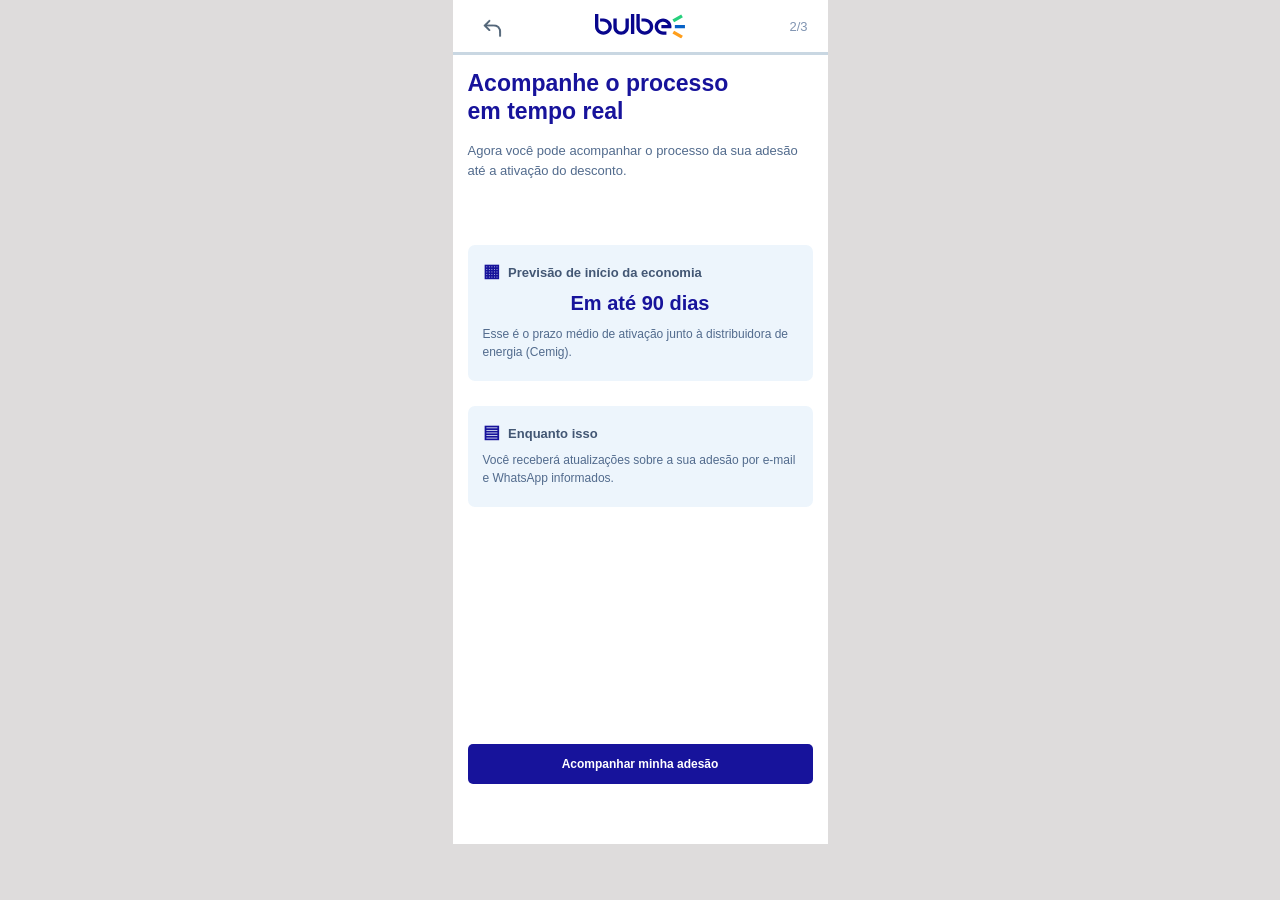
<file: pages/US5.html>
<!DOCTYPE html>
<html lang="pt-BR">
<head>
    <meta charset="UTF-8">
    <meta name="viewport" content="width=device-width, initial-scale=1.0">
    <title>Acompanhamento da adesão - Bulbe</title>
    <link rel="stylesheet" href="../assets/css/style.css">
</head>
<body>
    <main class="phone-screen us5">

        <header class="brand-header">
            <button class="back-button" id="btn-voltar" type="button" aria-label="Voltar">
                <img src="../assets/img/seta.png" alt="">
            </button>

            <img src="../assets/img/logo.svg" alt="Bulbe" class="brand-logo">

            <span class="etapa" id="numero-etapa">2/3</span>
        </header>

        <!-- PRIMEIRA TELA -->
        <section id="tela1" class="tela">
            <h1>Acompanhe o processo<br>em tempo real</h1>

            <p class="descricao">
                Agora você pode acompanhar o processo da sua
                adesão até a ativação do desconto.
            </p>

            <div class="cartoes">
                <div class="informacao">
                    <h3><span class="icone">▦</span> Previsão de início da economia</h3>
                    <h2>Em até 90 dias</h2>
                    <p>
                        Esse é o prazo médio de ativação junto à
                        distribuidora de energia (Cemig).
                    </p>
                </div>

                <div class="informacao">
                    <h3><span class="icone">▤</span> Enquanto isso</h3>
                    <p>
                        Você receberá atualizações sobre a sua
                        adesão por e-mail e WhatsApp informados.
                    </p>
                </div>
            </div>

            <button id="btn-acompanhar" type="button">
                Acompanhar minha adesão
            </button>
        </section>

        <!-- SEGUNDA TELA -->
        <section id="tela2" class="tela" hidden>
            <h1>Acompanhe o processo<br>em tempo real</h1>

            <p class="descricao">
                Veja o andamento do seu processo e
                entenda o que acontece em cada etapa.
            </p>

            <div class="acompanhamento">

                <div class="passo concluido">
                    <div class="circulo">✓</div>
                    <div class="conteudo-passo">
                        <h3>Contrato confirmado</h3>
                        <p>Seu contrato foi assinado com sucesso.</p>
                        <button class="detalhes" type="button" aria-expanded="false">
                            O que acontece agora?
                        </button>
                        <p class="explicacao" hidden>
                            Seu contrato foi confirmado e será
                            encaminhado para processamento.
                        </p>
                    </div>
                </div>

                <div class="passo andamento">
                    <div class="circulo"></div>
                    <div class="conteudo-passo">
                        <h3>Processamento pela Cemig</h3>
                        <span class="status">Em andamento</span>
                        <p>Estamos enviando seus dados para a Cemig.</p>
                        <button class="detalhes" type="button" aria-expanded="true">
                            O que acontece agora?
                        </button>
                        <p class="explicacao">
                            A etapa será concluída quando os dados
                            forem processados pela distribuidora.
                        </p>
                    </div>
                </div>

                <div class="passo pendente">
                    <div class="circulo"></div>
                    <div class="conteudo-passo">
                        <h3>Desconto ativado</h3>
                        <p>Previsão: conforme processamento.</p>
                        <button class="detalhes" type="button" aria-expanded="false">
                            O que acontece agora?
                        </button>
                        <p class="explicacao" hidden>
                            O desconto será ativado depois
                            da conclusão do processamento.
                        </p>
                    </div>
                </div>

                <div class="passo pendente">
                    <div class="circulo"></div>
                    <div class="conteudo-passo">
                        <h3>Primeira fatura com desconto</h3>
                        <p>Você verá o desconto quando for aplicado.</p>
                        <button class="detalhes" type="button" aria-expanded="false">
                            O que acontece agora?
                        </button>
                        <p class="explicacao" hidden>
                            O desconto aparecerá na sua fatura
                            após a ativação.
                        </p>
                    </div>
                </div>

            </div>

            <div class="dicas">
                <h3>Dicas para sua adesão</h3>
                <p>
                    Mantenha seu e-mail e telefone atualizados
                    para receber avisos sobre o andamento.
                    Consulte esta tela sempre que precisar.
                </p>
                <p><a href="US1.html">Precisa de ajuda? Fale com o assistente Bulbe.</a></p>
            </div>
        </section>

    </main>

    <script src="../assets/js/navigation.js"></script>
    <script src="../assets/js/US5.js"></script>
</body>
</html>
</file>
<file: assets/css/style.css>
/* =====================================================
   CONFIGURAÇÕES GLOBAIS
   Reset, variáveis e estilos básicos
===================================================== */

* {
  box-sizing: border-box;
}

:root {
  --blue: #17139b;
  --border: #d8e4f2;
  --muted: #8195b2;
  --green: #009f70;
  --screen-width: 375px;
  --screen-max-height: 844px;
}

html {
  min-width: 320px;
  background: #dedcdc;
}

body {
  margin: 0;
  padding: 0;
  color: var(--blue);
  font-family: Arial, Helvetica, sans-serif;
  background: #dedcdc;
}

body.pagina-inicial {
  min-height: 100dvh;
  display: flex;
  justify-content: center;
  background: #dedcdc;
}

button,
input {
  font: inherit;
}

button {
  cursor: pointer;
}

/* =====================================================
   PARTE 1 — TEMPLATE
   Logo, seta de voltar e economia contratada com sucesso
===================================================== */

.brand-header {
  width: 100%;
  height: 55px;
  position: relative;
  display: flex;
  align-items: center;
  justify-content: center;
  background: #fff;
  border-bottom: 3px solid #c9d7e2;
  box-sizing: border-box;
}

.brand-logo {
  display: block;
  width: 90px;
  height: 35px;
  object-fit: contain;
  position: absolute;
  left: 50%;
  top: 50%;
  transform: translate(-50%, -50%);
}

.back-button {
  position: absolute;
  left: 20px;
  top: 50%;
  transform: translateY(-50%);
  display: flex;
  align-items: center;
  justify-content: center;
  padding: 0;
  border: none;
  background: transparent;
  cursor: pointer;
}

.back-button img {
  display: block;
  width: 53px;
  height: 53px;
  object-fit: contain;
}

/* Estrutura compartilhada das telas */

.phone-screen {
  width: 100%;
  max-width: var(--screen-width);
  height: min(var(--screen-max-height), 100dvh);
  min-height: min(var(--screen-max-height), 100dvh);
  margin: 0 auto;
  padding-bottom: 17px;
  background: #fff;
  overflow-x: hidden;
  overflow-y: auto;
}

.success-banner {
  margin: 5px 11px 0;
  min-height: 29px;
  display: flex;
  justify-content: center;
  align-items: center;
  gap: 4px;
  border-radius: 6px;
  background: #e3f8ef;
  color: #00996a;
  font-size: 10px;
  font-weight: 700;
}

/* Botões principais — US3, US4 e US5 */

.us3 .primary-button,
.us4 .btn-primary,
.us5 #btn-acompanhar {
  width: 100%;
  min-height: 40px;
  padding: 0 12px;
  border: none;
  border-radius: 5px;
  background: var(--blue);
  color: #fff;
  font-size: 12px;
  font-weight: 700;
  font-family: inherit;
  cursor: pointer;
}

/* =====================================================
   PARTE 2 — US1
   Conteúdo da adesão e Assistente Bulbe
===================================================== */

/* Logo e elementos gráficos */

.logo {
  display: flex;
  align-items: center;
  gap: 6px;
  font-size: 21px;
  line-height: 1;
  font-weight: 700;
  letter-spacing: -0.7px;
}

.logo-mark {
  width: 13px;
  height: 23px;
  display: flex;
  flex-direction: column;
  justify-content: space-between;
  margin-left: 1px;
}

.logo-mark i,
.mini-logo i {
  display: block;
  width: 11px;
  height: 4px;
  border-radius: 1px;
  background: #00b98b;
  transform: skewY(-22deg);
}

.logo-mark i:nth-child(2),
.mini-logo i:nth-child(2) {
  background: #00a6d8;
  transform: skewY(0);
}

.logo-mark i:nth-child(3),
.mini-logo i:nth-child(3) {
  background: #ff8b36;
  transform: skewY(22deg);
}

/* Título principal */

.us1 h1 {
  margin: 13px 14px 20px;
  font-size: 17px;
  line-height: 1.25;
  letter-spacing: -0.25px;
}

/* Caixa de informações */

.important-box {
  margin: 0 11px;
  min-height: 72px;
  padding: 11px 11px 9px;
  border-radius: 7px;
  background: #edf5fc;
  color: #526b8d;
}

.important-box strong {
  display: block;
  margin-bottom: 5px;
  font-size: 9px;
  color: var(--blue);
}

.important-box p {
  margin: 0;
  max-width: 255px;
  font-size: 10px;
  font-weight: 600;
  line-height: 1.45;
}

/* Separador do assistente */

.sheet-handle {
  width: 51px;
  height: 4px;
  margin: 16px auto 10px;
  border-radius: 9px;
  background: #d8e0eb;
}

/* Área do assistente */

.chat {
  padding: 0 13px;
}

.chat-heading {
  display: flex;
  align-items: center;
  justify-content: space-between;
  margin-bottom: 10px;
}

.chat-heading h2 {
  margin: 0 0 2px;
  font-size: 16px;
  line-height: 1.2;
}

.chat-heading p {
  margin: 0;
  color: var(--muted);
  font-size: 10px;
}

/* Mensagem inicial */

.message-row {
  display: flex;
  align-items: flex-start;
  gap: 8px;
}

.bot-avatar {
  flex: 0 0 25px;
  width: 25px;
  height: 25px;
  margin-top: 7px;
  display: grid;
  place-items: center;
  border: 1px solid #e1e7f0;
  border-radius: 50%;
  background: #fff;
}

.mini-logo {
  display: flex;
  flex-direction: column;
  gap: 3px;
}

.mini-logo i {
  width: 10px;
  height: 3px;
}

.message-bubble {
  flex: 1;
  min-height: 59px;
  padding: 7px 9px;
  border-radius: 8px;
  background: #edf5fc;
  color: #344e74;
  font-size: 10px;
  line-height: 1.5;
}

.message-time {
  margin: 6px 0 11px 38px;
  color: #8ca0bd;
  font-size: 8px;
}

/* Dúvidas frequentes */

.faq-title {
  margin: 0 0 7px;
  color: #526b8d;
  font-size: 10px;
  font-weight: 700;
}

.faq-list {
  display: flex;
  flex-direction: column;
  gap: 5px;
}

.faq-button {
  width: 100%;
  min-height: 38px;
  padding: 0 9px;
  display: flex;
  align-items: center;
  justify-content: space-between;
  gap: 8px;
  border: 1px solid var(--border);
  border-radius: 6px;
  background: #fff;
  color: var(--blue);
  text-align: left;
  font-size: 10px;
}

.faq-button b {
  font-size: 23px;
  font-weight: 600;
  line-height: 1;
}

/* Acessibilidade dos botões */

.faq-button:focus-visible,
.message-form button:focus-visible {
  outline: 2px solid #00a878;
  outline-offset: 2px;
}

/* Respostas do assistente */

.chat-response {
  margin-top: 9px;
  padding: 9px 10px;
  border-radius: 7px;
  background: #edf5fc;
  color: #344e74;
  font-size: 10px;
  line-height: 1.45;
}

/* Campo de mensagem */

.message-form {
  height: 40px;
  margin-top: 22px;
  display: flex;
  align-items: center;
  border: 1px solid var(--border);
  border-radius: 7px;
  background: #fff;
}

.message-form input {
  min-width: 0;
  flex: 1;
  height: 100%;
  padding: 0 10px;
  border: 0;
  outline: none;
  border-radius: 7px;
  color: #344e74;
  font-size: 10px;
}

.message-form input::placeholder {
  color: #8ba0bd;
}

.message-form button {
  flex: 0 0 39px;
  height: 100%;
  display: grid;
  place-items: center;
  border: 0;
  border-radius: 7px;
  background: #fff;
}

.send-icon {
  width: 0;
  height: 0;
  border-top: 8px solid transparent;
  border-bottom: 8px solid transparent;
  border-left: 16px solid var(--blue);
  transform: rotate(-43deg);
}

/* Responsividade */

@media (max-width: 374px) {
  .phone-screen {
    height: min(var(--screen-max-height), 100dvh);
    min-height: min(var(--screen-max-height), 100dvh);
  }

  .chat {
    padding-right: 11px;
    padding-left: 11px;
  }

  .us1 h1 {
    font-size: 16px;
  }
}

/* =====================================================
   PARTE 3 — US2: TELA DE ACESSO
   Estrutura, identidade visual e componentes de acesso
===================================================== */

/* Estrutura principal */

.acesso {
  --acesso-branco: #ffffff;
  --acesso-texto: #526b8d;
  --acesso-margem: 24px;

  display: flex;
  flex-direction: column;
  width: min(100%, var(--screen-width));
  max-width: none;
  height: min(var(--screen-max-height), 100dvh);
  min-height: min(var(--screen-max-height), 100dvh);
  margin: 0 auto;
  overflow-x: hidden;
  overflow-y: auto;
  background: var(--acesso-branco);
  color: var(--acesso-texto);
  font-family:
    "Inter",
    system-ui,
    -apple-system,
    "Segoe UI",
    Roboto,
    sans-serif;
  text-align: center;
  -webkit-font-smoothing: antialiased;
}

/* Topo azul */

.acesso__topo {
  flex: 0 0 318px;
  height: 318px;
  display: flex;
  flex-direction: column;
  align-items: center;
  padding: 101px var(--acesso-margem) 0;
  background: var(--blue);
  color: var(--acesso-branco);
}

/* Logotipo */

.acesso__logo {
  display: block;
  height: 70px;
  width: auto;
  font-size: 54px;
  font-weight: 700;
  line-height: 65px;
  color: var(--acesso-branco);
}

/* Slogan */

.acesso__slogan {
  margin: 3px 0 0;
  font-size: 14px;
  font-weight: 400;
  line-height: 17px;
}

/* Painel branco */

.acesso__painel {
  flex: 1 1 auto;
  display: flex;
  flex-direction: column;
  padding: 34px var(--acesso-margem) 40px;
  background: var(--acesso-branco);
  color: var(--acesso-texto);
}

/* Título */

.acesso__titulo {
  margin: 0;
  font-size: 22px;
  font-weight: 700;
  line-height: 27px;
  color: var(--acesso-texto);
}

/* Descrição */

.acesso__descricao {
  margin: 11px 0 0;
  font-size: 13px;
  font-weight: 400;
  line-height: 16px;
}

/* Botões de acesso */

.acesso__botao {
  display: flex;
  align-items: center;
  justify-content: center;
  width: 100%;
  height: 43px;
  border: 0;
  border-radius: 8px;
  font-family: inherit;
  font-size: 15px;
  font-weight: 700;
  line-height: 18px;
  text-decoration: none;
  cursor: pointer;
}

/* Botão principal: Entrar */

.acesso__botao--primario {
  margin-top: 22px;
  background: var(--blue);
  color: var(--acesso-branco);
}

/* Botão secundário: Primeiro acesso */

.acesso__botao--secundario {
  margin-top: 14px;
  background: var(--acesso-branco);
  border: 1px solid var(--border);
  box-shadow: 0 0 0 1px var(--border);
  color: var(--blue);
}

/* Acessibilidade */

.acesso__botao:focus-visible,
.acesso__link:focus-visible {
  outline: 3px solid rgba(23, 19, 155, 0.4);
  outline-offset: 3px;
}

/* Legendas dos botões */

.acesso__legenda {
  margin: 10px 0 0;
  font-size: 11px;
  font-weight: 400;
  line-height: 13px;
}

/* Pergunta inferior */

.acesso__pergunta {
  margin: 29px 0 0;
  font-size: 12px;
  font-weight: 400;
  line-height: 15px;
}

/* Link: Quero economizar */

.acesso__link {
  display: block;
  width: fit-content;
  margin: 8px auto 0;
  font-size: 13px;
  font-weight: 700;
  line-height: 16px;
  color: var(--blue);
  text-decoration: none;
}

.acesso__link:hover {
  text-decoration: underline;
}

/* =====================================================
   PARTE 4 — US2: CARROSSEL
   Onboarding e apresentação da Bulbe
===================================================== */

body.pagina-carrossel {
  /* Identidade visual padronizada */
  --cor-primaria: var(--blue);
  --cor-destaque: var(--green);
  --verde-texto: var(--green);

  /* Cores e propriedades específicas */
  --cor-texto: #252e4f;
  --texto-suave: #7d8296;
  --ponto-inativo: #cbd1dc;
  --cor-fundo: #f7f9fc;
  --fundo-ilustracao: linear-gradient(
    180deg,
    #f5f8fe 0%,
    #f6fbfb 55%,
    #f2faf7 100%
  );

  --fonte: "Poppins", system-ui, -apple-system, "Segoe UI", sans-serif;
  --margem: 26px;
  --largura-max: var(--screen-width);

  margin: 0;
  background: var(--cor-fundo);
  color: var(--cor-texto);
  font-family: var(--fonte);
  -webkit-font-smoothing: antialiased;
}

:where(.pagina-carrossel) :where(p, h1) {
  margin: 0;
}

/* ===== Estrutura da tela ===== */
.carrossel {
  width: min(100%, var(--screen-width));
  max-width: none;
  min-height: min(var(--screen-max-height), 100dvh);
  height: min(var(--screen-max-height), 100dvh);
  margin: 0 auto;
  background: #fff;
  display: flex;
  flex-direction: column;
  overflow: hidden;
}

/* ===== Cabeçalho ===== */
.carrossel__cabecalho {
  flex: 0 0 auto;
  position: relative;
  height: 58px;
  padding: 28px var(--margem) 0;
  display: flex;
  align-items: center;
  justify-content: space-between;
}

.carrossel__logo {
  position: absolute;
  left: 50%;
  top: 28px;
  transform: translateX(-50%);
  height: 24px;
  width: auto;
  display: block;
}

.carrossel__pular {
  background: none;
  border: 0;
  padding: 4px 0;
  cursor: pointer;
  font-size: 13px;
  font-weight: 600;
  color: var(--cor-primaria);
}

/* ===== Faixa de slides (rolagem horizontal com "snap") ===== */
.carrossel__faixa {
  flex: 1 1 auto;
  display: flex;
  overflow-x: auto;
  scroll-snap-type: x mandatory;
  scrollbar-width: none;
  overscroll-behavior-x: contain;
  min-height: 0;
}

.carrossel__faixa::-webkit-scrollbar {
  display: none;
}

.carrossel__slide {
  flex: 0 0 100%;
  scroll-snap-align: start;
  padding: 4px var(--margem) 0;
  overflow-y: auto;
}

/* ===== Texto ===== */
.carrossel__etiqueta {
  margin-top: 30px;
  font-size: 10px;
  line-height: 15px;
  font-weight: 600;
  letter-spacing: 0.08em;
  text-transform: uppercase;
  color: var(--verde-texto);
}

.carrossel__titulo {
  margin-top: 8px;
  font-size: 26px;
  line-height: 33px;
  font-weight: 400;
  color: var(--cor-primaria);
}

.carrossel__texto {
  margin-top: 14px;
  font-size: 13.5px;
  line-height: 24px;
  font-weight: 400;
  color: var(--cor-texto);
}

/* ===== Rodapé ===== */
.carrossel__rodape {
  flex: 0 0 auto;
  padding: 0 var(--margem) 20px;
  display: flex;
  flex-direction: column;
  align-items: stretch;
}

.carrossel__pontos {
  display: flex;
  justify-content: center;
  gap: 8px;
  margin-bottom: 14px;
}

.carrossel__ponto {
  width: 8px;
  height: 8px;
  padding: 0;
  border: 0;
  border-radius: 99px;
  background: var(--ponto-inativo);
  cursor: pointer;
  transition:
    width 0.25s,
    background 0.25s;
}

.carrossel__ponto.is-ativo {
  width: 26px;
  background: var(--cor-destaque);
}

.carrossel__botao {
  display: flex;
  align-items: center;
  justify-content: center;
  height: 53px;
  border-radius: 12px;
  background: var(--cor-primaria);
  color: #fff;
  text-decoration: none;
  font-size: 15px;
  font-weight: 500;
  box-shadow: 0 10px 24px rgba(8, 11, 120, 0.22);
}

.carrossel__dica {
  margin-top: 12px;
  text-align: center;
  font-size: 10px;
  line-height: 14px;
  color: var(--texto-suave);
}

.carrossel__dica[hidden] {
  display: none;
}

/* ===== Ilustração (cartão com fundo degradê) ===== */
.ilustracao {
  position: relative;
  overflow: hidden;
  height: 279px;
  border-radius: 24px;
  background: var(--fundo-ilustracao);
}

.ilustracao__circulo-verde {
  position: absolute;
  left: -22px;
  bottom: -34px;
  width: 104px;
  height: 104px;
  border-radius: 50%;
  background: #dcf4ea;
  opacity: 0.9;
}

.ilustracao__anel {
  position: absolute;
  border-radius: 50%;
  border: 1px solid #e3e8ef;
}

.ilustracao__anel--topo {
  right: -50px;
  top: -60px;
  width: 170px;
  height: 170px;
}

.ilustracao__selo {
  position: absolute;
  left: 14px;
  top: 14px;
  width: 44px;
  height: 44px;
  background: #fff;
  border-radius: 12px;
  display: grid;
  place-items: center;
  box-shadow: 0 4px 12px rgba(8, 11, 120, 0.08);
}

.ilustracao
  > *:not(.ilustracao__circulo-verde):not(.ilustracao__anel):not(
    .ilustracao__selo
  ) {
  position: absolute;
}

/* --- slide 1: fluxo Bulbe -> Sua conta --- */
.fluxo {
  left: 0;
  right: 0;
  top: 70px;
  display: flex;
  justify-content: center;
  align-items: flex-start;
  gap: 14px;
}

.fluxo__item {
  width: 96px;
  display: flex;
  flex-direction: column;
  align-items: center;
  text-align: center;
}

.fluxo__icone {
  width: 70px;
  height: 70px;
  border-radius: 22px 20px 24px 20px;
  display: grid;
  place-items: center;
}

.fluxo__icone--verde {
  background: var(--cor-destaque);
  transform: rotate(-4deg);
}

.fluxo__icone--azul {
  background: var(--cor-primaria);
  transform: rotate(5deg);
}

.fluxo__titulo {
  margin-top: 14px;
  font-size: 13px;
  line-height: 18px;
  font-weight: 600;
  color: var(--cor-primaria);
}

.fluxo__sub {
  font-size: 10px;
  line-height: 14px;
  color: var(--texto-suave);
}

.fluxo__seta {
  margin-top: 26px;
  display: flex;
  flex-direction: column;
  align-items: center;
  gap: 4px;
  font-size: 8px;
  color: var(--cor-destaque);
}

/* --- slide 2: 15% --- */
.desconto {
  left: 50%;
  top: 50%;
  width: 140px;
  height: 140px;
  transform: translate(-50%, -50%);
}

.desconto__anel {
  position: absolute;
  border-radius: 50%;
}

.desconto__anel--ext {
  inset: -28px;
  border: 1px dashed var(--cor-destaque);
  opacity: 0.7;
}

.desconto__anel--int {
  inset: -14px;
  border: 1px solid #d3d6ee;
}

.desconto__miolo {
  position: absolute;
  inset: 0;
  border-radius: 50%;
  background: var(--cor-primaria);
  color: #fff;
  display: flex;
  flex-direction: column;
  align-items: center;
  justify-content: center;
}

.desconto__ate {
  font-size: 11px;
  line-height: 14px;
}

.desconto__valor {
  font-size: 34px;
  line-height: 38px;
  font-weight: 600;
}

.desconto__de {
  font-size: 10px;
  line-height: 14px;
}

.desconto__pilula {
  position: absolute;
  padding: 3px 9px;
  border-radius: 99px;
  background: #fff;
  color: var(--verde-texto);
  font-size: 8px;
  line-height: 12px;
  white-space: nowrap;
  box-shadow: 0 3px 10px rgba(8, 11, 120, 0.1);
}

.desconto__pilula--a {
  right: -64px;
  top: -26px;
}

.desconto__pilula--b {
  left: -52px;
  bottom: -12px;
}

/* --- slide 3: até 90 dias --- */
.prazo {
  left: 0;
  right: 0;
  top: 50px;
  display: flex;
  flex-direction: column;
  align-items: center;
}

.prazo__cartao {
  width: 82%;
  border-radius: 14px;
  background: #fff;
  overflow: hidden;
  box-shadow: 0 8px 22px rgba(8, 11, 120, 0.1);
}

.prazo__topo {
  background: var(--cor-primaria);
  color: #fff;
  text-align: center;
  font-size: 8px;
  line-height: 12px;
  font-weight: 600;
  letter-spacing: 0.06em;
  padding: 9px 0;
}

.prazo__corpo {
  display: flex;
  flex-direction: column;
  align-items: center;
  gap: 8px;
  padding: 22px 0 24px;
}

.prazo__corpo strong {
  font-size: 12px;
  line-height: 16px;
  font-weight: 600;
  color: var(--cor-primaria);
}

.prazo__etapas {
  margin-top: 12px;
  display: flex;
  align-items: center;
  gap: 5px;
  font-size: 7.5px;
  color: var(--texto-suave);
}

.prazo__etapas i {
  display: block;
  width: 26px;
  height: 1px;
  background: var(--cor-destaque);
}

/* --- slide 4: duas faturas --- */
.faturas {
  left: 0;
  right: 0;
  top: 52px;
  display: flex;
  justify-content: center;
  align-items: center;
  gap: 10px;
}

.fatura {
  width: 118px;
  padding: 16px 12px 14px;
  background: #fff;
  border-radius: 14px;
  border-top: 4px solid var(--cor-destaque);
  box-shadow: 0 8px 20px rgba(8, 11, 120, 0.1);
  display: flex;
  flex-direction: column;
  gap: 2px;
}

.fatura--cemig {
  transform: rotate(-4deg);
}

.fatura--bulbe {
  transform: rotate(4deg);
  margin-top: -10px;
}

.fatura strong {
  margin-top: 18px;
  font-size: 10px;
  line-height: 14px;
  color: var(--cor-primaria);
}

.fatura span {
  font-size: 7.5px;
  line-height: 10px;
  color: var(--texto-suave);
}

.fatura__marca--cemig {
  font-size: 14px;
  line-height: 18px;
  color: #1f8f4d;
}

.fatura__logo {
  height: 14px;
  width: auto;
  align-self: flex-start;
}

.faturas__mais {
  font-size: 16px;
  font-weight: 600;
  color: var(--cor-primaria);
}

.faturas__selo {
  left: 50%;
  bottom: 22px;
  transform: translateX(-50%);
  display: inline-flex;
  align-items: center;
  gap: 4px;
  padding: 4px 10px;
  border-radius: 99px;
  background: #e5f7ee;
  color: var(--verde-texto);
  font-size: 8px;
  line-height: 12px;
  white-space: nowrap;
}

@media (min-width: 431px) {
  body.pagina-carrossel {
    padding: 0;
  }

  .carrossel {
    height: min(var(--screen-max-height), 100dvh);
    min-height: min(var(--screen-max-height), 100dvh);
    border-radius: 24px;
    box-shadow: 0 10px 40px rgba(0, 0, 0, 0.08);
  }
}

/* =====================================================
   PARTE 5 — US3
   Cadastro e titularidade da conta de luz
===================================================== */

/* Estrutura das telas */

.phone-screen.us3 {
  display: flex;
  flex-direction: column;
  padding-bottom: 0;
}

.us3 .screen {
  flex: 1 0 auto;
  min-height: 0;
  padding: 22px 20px 12px;
  display: flex;
  flex-direction: column;
}

.us3 [hidden] {
  display: none !important;
}

/* Contador e barra de progresso */

.us3 .step-number {
  position: absolute;
  right: 20px;
  color: #526b8d;
  font-size: 11px;
}

.us3 .progress-bar {
  height: 3px;
  background: #c9d7e2;
}

.us3 .progress-fill {
  width: 33.33%;
  height: 100%;
  background: var(--green);
}

/* Títulos e textos */

.phone-screen.us3 h1 {
  margin: 0 0 9px;
  font-size: 19px;
  line-height: 1.12;
  letter-spacing: normal;
}

.us3 h2 {
  margin: 18px 0 9px;
  color: #344e74;
  font-size: 12px;
}

.us3 .subtitle {
  margin: 0 0 16px;
  color: #526b8d;
  font-size: 11px;
}

.us3 .description {
  margin: 0 0 15px;
  color: #526b8d;
  font-size: 12px;
  line-height: 1.4;
}

.us3 .terms {
  margin-top: 14px;
  color: #526b8d;
  font-size: 10px;
  line-height: 1.4;
}

/* Campos do formulário */

.us3 label,
.us3 .question {
  margin: 8px 0 5px;
  color: #344e74;
  font-size: 11px;
  font-weight: bold;
}

.us3 input:not([type="checkbox"]),
.us3 select {
  width: 100%;
  height: 43px;
  padding: 0 12px;
  border: 1px solid var(--border);
  border-radius: 6px;
  outline: none;
  background: white;
  color: #344e74;
  font-size: 12px;
  font-family: inherit;
}

.us3 input::placeholder {
  color: #a4b6ca;
}

.us3 input:focus,
.us3 select:focus {
  border-color: var(--blue);
}

/* Caixas informativas */

.us3 .info-box {
  margin-top: 12px;
  padding: 13px;
  border-radius: 6px;
  background: #edf5fc;
  color: #526b8d;
  font-size: 11px;
  line-height: 1.5;
}

/* Botões principais */

.us3 .primary-button {
  margin-top: auto;
}

.us3 .primary-button:hover {
  background: #100d79;
}

/* Seleção da titularidade */

.us3 .question {
  margin-top: 8px;
  margin-bottom: 10px;
}

.us3 .choice-buttons {
  display: flex;
  gap: 12px;
}

.us3 .choice-buttons button {
  flex: 1;
  height: 45px;
  border: 1px solid var(--border);
  border-radius: 6px;
  background: white;
  color: #344e74;
  font-size: 12px;
  font-weight: bold;
}

.us3 .choice-buttons button.selected {
  border: 2px solid var(--blue);
  color: var(--blue);
}

/* Campos específicos de titularidade */

.us3 #campos-sim,
.us3 #campos-nao {
  margin-top: 5px;
}

.us3 #campos-sim label,
.us3 #campos-nao label:not(.checkbox-label) {
  display: block;
}

/* Checkboxes */

.us3 .checkbox-label {
  display: flex;
  align-items: center;
  gap: 8px;
  margin-top: 14px;
  color: #526b8d;
  font-size: 10px;
  font-weight: normal;
  line-height: 1.4;
  cursor: pointer;
}

.us3 .checkbox-label input {
  accent-color: var(--blue);
}

/* Opção de salvar os dados */

.us3 .save-option {
  margin-top: auto;
  margin-bottom: 15px;
}

.us3 #tela2 .primary-button {
  margin-top: 0;
}

.us3 #tela2 .save-option[hidden] ~ .primary-button {
  margin-top: auto;
}

/* Responsividade da US3 */

@media (max-width: 374px) {
  .phone-screen.us3 {
    height: min(var(--screen-max-height), 100dvh);
    min-height: min(var(--screen-max-height), 100dvh);
  }

  .us3 .screen {
    padding-left: 15px;
    padding-right: 15px;
  }

  .phone-screen.us3 h1 {
    font-size: 17px;
  }
}

/* =====================================================
   PARTE 6 — US4: ENVIO DA FATURA E CONTRATAÇÃO
===================================================== */

/* Estrutura principal */

.phone-screen.us4 {
  min-height: min(var(--screen-max-height), 100dvh);
  position: relative;
  display: flex;
  flex-direction: column;
  box-shadow: 0 4px 14px rgba(0, 0, 0, 0.08);
}

/* Keep the confirmation content visible and scrollable on short screens. */
.phone-screen.us4.is-confirmation {
  height: min(var(--screen-max-height), 100dvh);
  min-height: min(var(--screen-max-height), 100dvh);
  padding-bottom: 8px;
  overflow-y: auto;
}

.us4 .brand-header {
  position: sticky;
  top: 0;
  z-index: 5;
  flex: 0 0 55px;
}

.us4.is-confirmation .brand-header { position: relative; top: auto; }

/* Barra de progresso */

.us4 .progress-bar-container {
  width: 100%;
  height: 4px;
  background: #e5e7eb;
}

.us4 .progress-bar {
  height: 100%;
  background: var(--green);
  transition: width 0.3s ease;
}

/* Cabeçalho */

.us4 .step-indicator {
  position: absolute;
  right: 16px;
  top: 50%;
  transform: translateY(-50%);
  color: var(--muted);
  font-size: 13px;
  font-weight: 600;
}

/* Controle das três etapas */

.us4 .screen-step {
  display: none;
  flex: 1;
  flex-direction: column;
}

.us4 .screen-step.active {
  display: flex;
  flex: 0 0 auto;
  min-height: calc(100% - 59px);
}

/* Conteúdo */

.us4 .content-wrapper {
  flex: 0 0 auto;
  min-width: 0;
  padding: 10px 16px 20px;
}

.us4 .screen-step.active .content-wrapper { flex: 1 0 auto; }

.us4 .page-title {
  margin: 12px 0 6px;
  color: var(--blue);
  font-size: 17px;
  line-height: 1.25;
  letter-spacing: -0.25px;
  font-weight: 700;
}

.us4 .help-link-text {
  margin-bottom: 14px;
  color: var(--muted);
  font-size: 11px;
}

.us4 .inline-link {
  color: var(--muted);
  text-decoration: underline;
}

.us4 .description-text {
  margin-bottom: 20px;
  color: #526b8d;
  font-size: 12px;
  line-height: 1.4;
}

/* Upload da fatura */

.us4 .upload-dropzone {
  display: flex;
  flex-direction: column;
  align-items: center;
  justify-content: center;
  padding: 28px 14px;
  border: 1.5px dashed #a5b4fc;
  border-radius: 8px;
  background: #fff;
  text-align: center;
  cursor: pointer;
  transition: background-color 0.2s;
}

.us4 .upload-dropzone:hover {
  background: #f8fafc;
}

.us4 .upload-icon-box {
  margin-bottom: 8px;
}

.us4 .upload-text {
  color: var(--blue);
  font-size: 13px;
  font-weight: 700;
}

.us4 .upload-subtext {
  margin-top: 4px;
  color: var(--muted);
  font-size: 10px;
}

.us4 .file-name-preview {
  margin-top: 8px;
  color: var(--green);
  font-size: 11px;
  font-weight: 600;
}

/* Cartões informativos */

.us4 .info-card {
  margin-top: 18px;
  padding: 12px;
  border-radius: 7px;
  background: #edf5fc;
}

.us4 .info-card-header {
  display: flex;
  align-items: center;
  gap: 6px;
  margin-bottom: 6px;
  color: var(--blue);
  font-size: 11px;
  font-weight: 700;
}

.us4 .info-card-list {
  padding-left: 18px;
  color: #526b8d;
  font-size: 11px;
  line-height: 1.5;
}

/* Termos de contratação */

.us4 .terms-group {
  display: flex;
  flex-direction: column;
  gap: 8px;
  margin-top: 16px;
}

.us4 .term-accordion {
  overflow: hidden;
  border: 1px solid var(--border);
  border-radius: 6px;
  background: #fff;
  transition: border-color 0.2s ease;
}

.us4 .term-accordion[open] {
  border-color: #a5b4fc;
}

.us4 .term-row {
  display: flex;
  align-items: center;
  justify-content: space-between;
  padding: 12px 14px;
  color: var(--blue);
  font-size: 12px;
  font-weight: 600;
  list-style: none;
  cursor: pointer;
  user-select: none;
}

.us4 .term-row::-webkit-details-marker {
  display: none;
}

.us4 .term-row .arrow-right {
  display: inline-block;
  color: var(--muted);
  font-size: 16px;
  transition: transform 0.25s ease;
}

.us4 .term-accordion[open] .arrow-right {
  transform: rotate(90deg);
  color: var(--blue);
}

.us4 .term-content {
  min-width: 0;
  overflow-wrap: anywhere;
  padding: 0 14px 12px;
  border-top: 1px solid #edf2f7;
  background: #fcfdfe;
}

.us4 .term-content p {
  margin-top: 8px;
  color: #526b8d;
  font-size: 11px;
  line-height: 1.5;
}

/* Checkbox personalizado */

.us4 .checkbox-container {
  display: flex;
  align-items: flex-start;
  gap: 10px;
  margin-top: 16px;
  cursor: pointer;
  user-select: none;
}

.us4 .checkbox-container input {
  position: absolute;
  width: 0;
  height: 0;
  opacity: 0;
  cursor: pointer;
}

.us4 .custom-checkbox {
  position: relative;
  display: inline-block;
  flex-shrink: 0;
  width: 17px;
  height: 17px;
  margin-top: 2px;
  border: 2px solid var(--blue);
  border-radius: 4px;
  background: #fff;
}

.us4 .checkbox-container input:checked ~ .custom-checkbox {
  background: var(--blue);
}

.us4 .checkbox-container input:checked ~ .custom-checkbox::after {
  content: "✓";
  position: absolute;
  left: 3px;
  top: -1px;
  color: #fff;
  font-size: 11px;
}

.us4 .checkbox-container input:focus-visible ~ .custom-checkbox {
  outline: 2px solid var(--green);
  outline-offset: 3px;
}

.us4 .checkbox-label {
  color: #526b8d;
  font-size: 11px;
  line-height: 1.35;
}

/* Etapa de confirmação */

/* Reaproveita .success-banner do template compartilhado */

.us4 .success-banner {
  margin: 5px 0 0;
}

/* Reaproveita .important-box, ajustando somente
   as dimensões necessárias à US4 */

.us4 .important-box {
  margin: 18px 0 0;
  min-height: 72px;
  padding: 11px;
}

.us4 .important-box strong {
  font-size: 11px;
}

.us4 .important-box p {
  max-width: none;
  font-size: 12px;
}

/* Botão de ajuda */

.us4 .floating-help {
  position: static;
  display: flex;
  justify-content: flex-end;
  padding: 0 16px;
  margin-top: 12px;
  margin-bottom: 12px;
}

.us4 .help-pill {
  display: flex;
  align-items: center;
  gap: 6px;
  padding: 8px 14px;
  border: 1px solid var(--border);
  border-radius: 50px;
  background: #fff;
  box-shadow: 0 4px 12px rgba(0, 0, 0, 0.08);
  color: var(--blue);
  font-size: 11px;
  font-weight: 700;
  cursor: pointer;
  text-decoration: none;
}

/* Rodapé e botão principal */

.us4 .footer-action {
  margin-top: 0;
  padding: 12px 16px 16px;
  background: #fff;
}

.us4 .btn-primary {
  height: 40px;
  transition: opacity 0.2s;
}

.us4 .btn-primary:disabled {
  opacity: 0.45;
  cursor: not-allowed;
}

.us4 .btn-primary:focus-visible,
.us4 .help-pill:focus-visible {
  outline: 2px solid var(--green);
  outline-offset: 3px;
}

.us4 #step3.screen-step.active {
  flex: 1 0 auto;
  min-height: 0;
  justify-content: flex-start;
  gap: 14px;
}

.us4 #step3 .content-wrapper {
  display: flex;
  flex: 1 0 auto;
  flex-direction: column;
  justify-content: flex-start;
  margin: 12px 16px 0;
  padding: 18px;
  border: 1px solid #e2ebf4;
  border-radius: 12px;
  background: #fbfdff;
}

.us4 #step3 .success-banner { min-height: 42px; font-size: 13px; }
.us4 #step3 .page-title { margin: 10px 0 0; font-size: 23px; }
.us4 #step3 .important-box { min-height: 88px; margin-top: 10px; padding: 14px; }
.us4 #step3 .floating-help { justify-content: flex-start; margin: 10px 0 0; padding: 0; }
.us4 #step3 .footer-action { padding: 0 16px 12px; }

@media (max-width: 374px) {
  .us4 .content-wrapper { padding-left: 12px; padding-right: 12px; }
  .us4 .term-row { padding: 11px 12px; }
  .us4 #step3 .content-wrapper { margin: 10px 12px 0; padding: 14px; }
  .us4 #step3 .footer-action { padding: 0 12px 12px; }
}

/* =====================================================
   PARTE 7 — US5: ACOMPANHAMENTO DA ADESÃO
===================================================== */

/* Estrutura principal */

.phone-screen.us5 {
  max-width: var(--screen-width);
  padding-bottom: 0;
  display: flex;
  flex-direction: column;
}

/* Mantém o retorno e a marca acessíveis durante a rolagem do acompanhamento. */
.us5 .brand-header {
  position: sticky;
  top: 0;
  z-index: 2;
  flex: 0 0 55px;
}

/* Cabeçalho e indicador de etapa */

.us5 .etapa {
  position: absolute;
  right: 20px;
  color: var(--muted);
  font-size: 13px;
}

/* Conteúdo das telas */

.us5 .tela {
  padding: 15px;
}

.us5 #tela2 {
  padding-top: 18px;
  padding-bottom: 24px;
}

.us5 .tela h1 {
  margin: 0 0 16px;
  color: var(--blue);
  font-size: 23px;
  line-height: 1.2;
  font-weight: 700;
  letter-spacing: normal;
}

.us5 .descricao {
  margin: 0;
  color: #526b8d;
  font-size: 13px;
  line-height: 1.5;
}

/* Primeira tela */

.us5 #tela1 {
  min-height: calc(100% - 55px);
  display: flex;
  flex-direction: column;
}

.us5 .cartoes {
  margin-top: 65px;
}

/* Cartões informativos */

.us5 .informacao {
  margin-bottom: 25px;
  padding: 15px;
  border-radius: 7px;
  background: #edf5fc;
}

.us5 .informacao h3 {
  margin: 0 0 8px;
  color: #435774;
  font-size: 13px;
}

.us5 .icone {
  margin-right: 5px;
  color: var(--blue);
  font-size: 18px;
}

.us5 .informacao h2 {
  margin: 10px 0;
  color: var(--blue);
  font-size: 20px;
  text-align: center;
}

.us5 .informacao p {
  margin: 5px 0;
  color: #526b8d;
  font-size: 12px;
  line-height: 1.5;
}

/* Botão principal */

.us5 #btn-acompanhar {
  height: 40px;
  margin-top: auto;
  margin-bottom: 45px;
}

.us5 #btn-acompanhar:hover {
  background: #100d79;
}

.us5 #btn-acompanhar:focus-visible {
  outline: 2px solid var(--green);
  outline-offset: 3px;
}

/* Segunda tela — acompanhamento */

.us5 .acompanhamento {
  margin-top: 12px;
  padding: 20px 15px;
  border-radius: 8px;
  background: #edf5fc;
}

/* Etapas da linha do tempo */

.us5 .passo {
  position: relative;
  display: flex;
  gap: 10px;
  padding-bottom: 30px;
}

.us5 .passo:last-child {
  padding-bottom: 0;
}

/* Linha vertical */

.us5 .passo:not(:last-child)::before {
  content: "";
  position: absolute;
  left: 10px;
  top: 22px;
  bottom: 0;
  width: 2px;
  background: #b5c4d3;
}

.us5 .passo.concluido::before {
  background: var(--green);
}

/* Círculos de progresso */

.us5 .circulo {
  position: relative;
  z-index: 1;
  flex-shrink: 0;
  width: 22px;
  height: 22px;
  border-radius: 50%;
  background: #b5c4d3;
}

.us5 .concluido .circulo {
  background: var(--green);
  color: #fff;
  font-size: 14px;
  line-height: 22px;
  text-align: center;
}

.us5 .andamento .circulo {
  border: 3px solid var(--blue);
  background: #edf5fc;
}

/* Conteúdo de cada etapa */

.us5 .conteudo-passo {
  flex: 1;
  min-width: 0;
}

.us5 .conteudo-passo h3 {
  margin: 2px 0 5px;
  color: #435774;
  font-size: 13px;
}

.us5 .conteudo-passo p {
  margin: 5px 0;
  color: #526b8d;
  font-size: 12px;
  line-height: 1.4;
}

/* Explicações expansíveis */

.us5 .detalhes {
  display: block;
  padding: 0;
  border: none;
  background: transparent;
  color: var(--blue);
  font-size: 12px;
  font-weight: 700;
  text-align: left;
  text-decoration: none;
  cursor: pointer;
}

.us5 .detalhes:focus-visible {
  outline: 2px solid var(--green);
  outline-offset: 3px;
}

/* Status da etapa */

.us5 .status {
  display: table;
  margin: 5px 0;
  padding: 4px 8px;
  border-radius: 12px;
  background: #d9e6ff;
  color: var(--blue);
  font-size: 10px;
  font-weight: 700;
}

.us5 .conteudo-passo .explicacao {
  margin-top: 8px;
  font-size: 11px;
}

/* Cartão de dicas */

.us5 .dicas {
  margin-top: 24px;
  padding: 12px;
  border-radius: 7px;
  background: #edf5fc;
}

.us5 .dicas h3 {
  margin: 0 0 5px;
  color: var(--blue);
  font-size: 13px;
}

.us5 .dicas p {
  margin: 0;
  color: #526b8d;
  font-size: 12px;
  line-height: 1.4;
}

/* Visibilidade das telas e explicações */

.us5 [hidden] {
  display: none !important;
}

/* Responsividade */

@media (max-width: 480px) {
  .phone-screen.us5 {
    width: 100%;
    max-width: var(--screen-width);
  }

  .us5 .tela h1 {
    font-size: 21px;
  }

  .us5 .cartoes {
    margin-top: 45px;
  }
}
</file>
<file: assets/css/home.css>
:root{--green:#00a85a;--green-dark:#087b49;--ink:#18251f;--muted:#64736b;--line:#e3ebe5;--paper:#fff;--bg:#f5f9f6}
    *{box-sizing:border-box} body.pagina-inicial{margin:0;background:var(--bg);color:var(--ink);font-family:"DM Sans",Arial,sans-serif}
    .demo-shell{max-width:1120px;margin:auto;padding:28px 24px 56px}
    .topbar{display:flex;align-items:center;justify-content:space-between;gap:16px;margin-bottom:46px}
    .brand{display:flex;align-items:center;gap:12px}.brand img{width:118px;height:auto}.tag{font-size:12px;font-weight:700;letter-spacing:.08em;text-transform:uppercase;color:var(--green-dark);background:#e6f6ed;border-radius:999px;padding:8px 12px}
    .hero{display:grid;grid-template-columns:1.15fr .85fr;gap:44px;align-items:center;margin-bottom:38px}
    .eyebrow{color:var(--green-dark);font-weight:700;font-size:13px;letter-spacing:.11em;text-transform:uppercase}
    h1,h2,h3{font-family:Manrope,"DM Sans",sans-serif}
    h1{font-size:clamp(34px,5vw,56px);line-height:1.06;letter-spacing:-.045em;margin:14px 0 18px;max-width:650px}
    .lead{font-size:18px;line-height:1.65;color:var(--muted);max-width:620px;margin:0 0 26px}
    .actions{display:flex;flex-wrap:wrap;gap:12px}.btn{display:inline-flex;align-items:center;justify-content:center;min-height:48px;padding:0 21px;border-radius:12px;text-decoration:none;font-weight:700;transition:.18s}
    .btn-primary{background:var(--green);color:white;box-shadow:0 8px 20px #00a85a26}.btn-primary:hover{background:var(--green-dark);transform:translateY(-1px)}
    .btn-secondary{border:1px solid var(--line);background:white;color:var(--ink)}.btn-secondary:hover{border-color:#a9cbb7}
    .hero-card{background:linear-gradient(145deg,#e5f7ec,#f9fffb);border:1px solid #d9eee1;border-radius:24px;padding:26px;min-height:270px;display:flex;flex-direction:column;justify-content:space-between}
    .hero-card .big-number{font-family:Manrope;font-size:52px;font-weight:800;color:var(--green-dark);letter-spacing:-.06em}.hero-card p{color:#426252;line-height:1.55;margin:6px 0 0}.mini-flow{display:flex;gap:7px;align-items:center;margin-top:25px;flex-wrap:wrap}.mini-flow span{font-size:11px;font-weight:700;color:#286344;background:#fff;border:1px solid #d5ebdc;border-radius:8px;padding:8px 9px}.mini-flow b{color:#7aa78b}
    .section-head{display:flex;align-items:end;justify-content:space-between;gap:16px;margin:42px 0 16px}.section-head h2{font-size:24px;margin:0}.section-head p{color:var(--muted);margin:0;font-size:14px}
    .pain-grid{display:grid;grid-template-columns:repeat(3,1fr);gap:14px}.pain{background:white;border:1px solid var(--line);border-radius:16px;padding:20px}.pain strong{display:block;margin-bottom:8px}.pain p{margin:0;color:var(--muted);font-size:14px;line-height:1.55}
    .source-note{font-size:12px;color:var(--muted);margin:10px 2px 0}
    .persona{display:grid;grid-template-columns:1fr 2fr;gap:18px;margin-top:14px}.persona-main,.persona-details{background:#fff;border:1px solid var(--line);border-radius:16px;padding:22px}.persona-main h3{font-size:23px;margin:0 0 6px}.persona-main p,.persona-details p{color:var(--muted);line-height:1.6;margin:7px 0}.persona-main .role{color:var(--green-dark);font-size:13px;font-weight:700}.persona-details{display:grid;grid-template-columns:repeat(2,1fr);gap:16px}.persona-details strong{font-size:13px}
    .stories{display:grid;grid-template-columns:repeat(5,1fr);gap:12px}.story{background:white;border:1px solid var(--line);border-radius:15px;padding:16px;min-height:166px}.story .id{font-size:11px;color:var(--green-dark);font-weight:800;letter-spacing:.08em}.story h3{font-size:15px;line-height:1.35;margin:9px 0}.story p{font-size:13px;line-height:1.5;color:var(--muted);margin:0}
    .demo-panel{margin-top:42px;background:#172820;color:#fff;border-radius:22px;padding:28px}.demo-panel h2{font-size:25px;margin:0 0 8px}.demo-panel>p{color:#c2d1c8;margin:0 0 20px;line-height:1.6}.screen-grid{display:grid;grid-template-columns:repeat(3,1fr);gap:10px}.screen-link{display:flex;align-items:center;justify-content:space-between;gap:10px;padding:15px;background:#243a2e;border:1px solid #395244;border-radius:12px;color:#fff;text-decoration:none;font-weight:600;font-size:14px}.screen-link:hover{background:#2c4938;border-color:#6ca884}.screen-link small{display:block;color:#b4c8bb;font-size:11px;font-weight:400;margin-top:4px}.arrow{color:#9cddb5;font-size:20px}
    .foot{display:flex;justify-content:space-between;gap:14px;flex-wrap:wrap;color:#7a8981;font-size:12px;margin-top:28px}
    @media(max-width:800px){.hero{grid-template-columns:1fr;gap:22px}.stories{grid-template-columns:repeat(2,1fr)}.pain-grid{grid-template-columns:1fr}.persona{grid-template-columns:1fr}.screen-grid{grid-template-columns:1fr 1fr}.topbar{margin-bottom:30px}}
    @media(max-width:480px){.demo-shell{padding:20px 15px 38px}.tag{display:none}.persona-details{grid-template-columns:1fr}.screen-grid{grid-template-columns:1fr}.stories{grid-template-columns:1fr 1fr}.section-head{display:block}.section-head p{margin-top:6px}}
</file>
